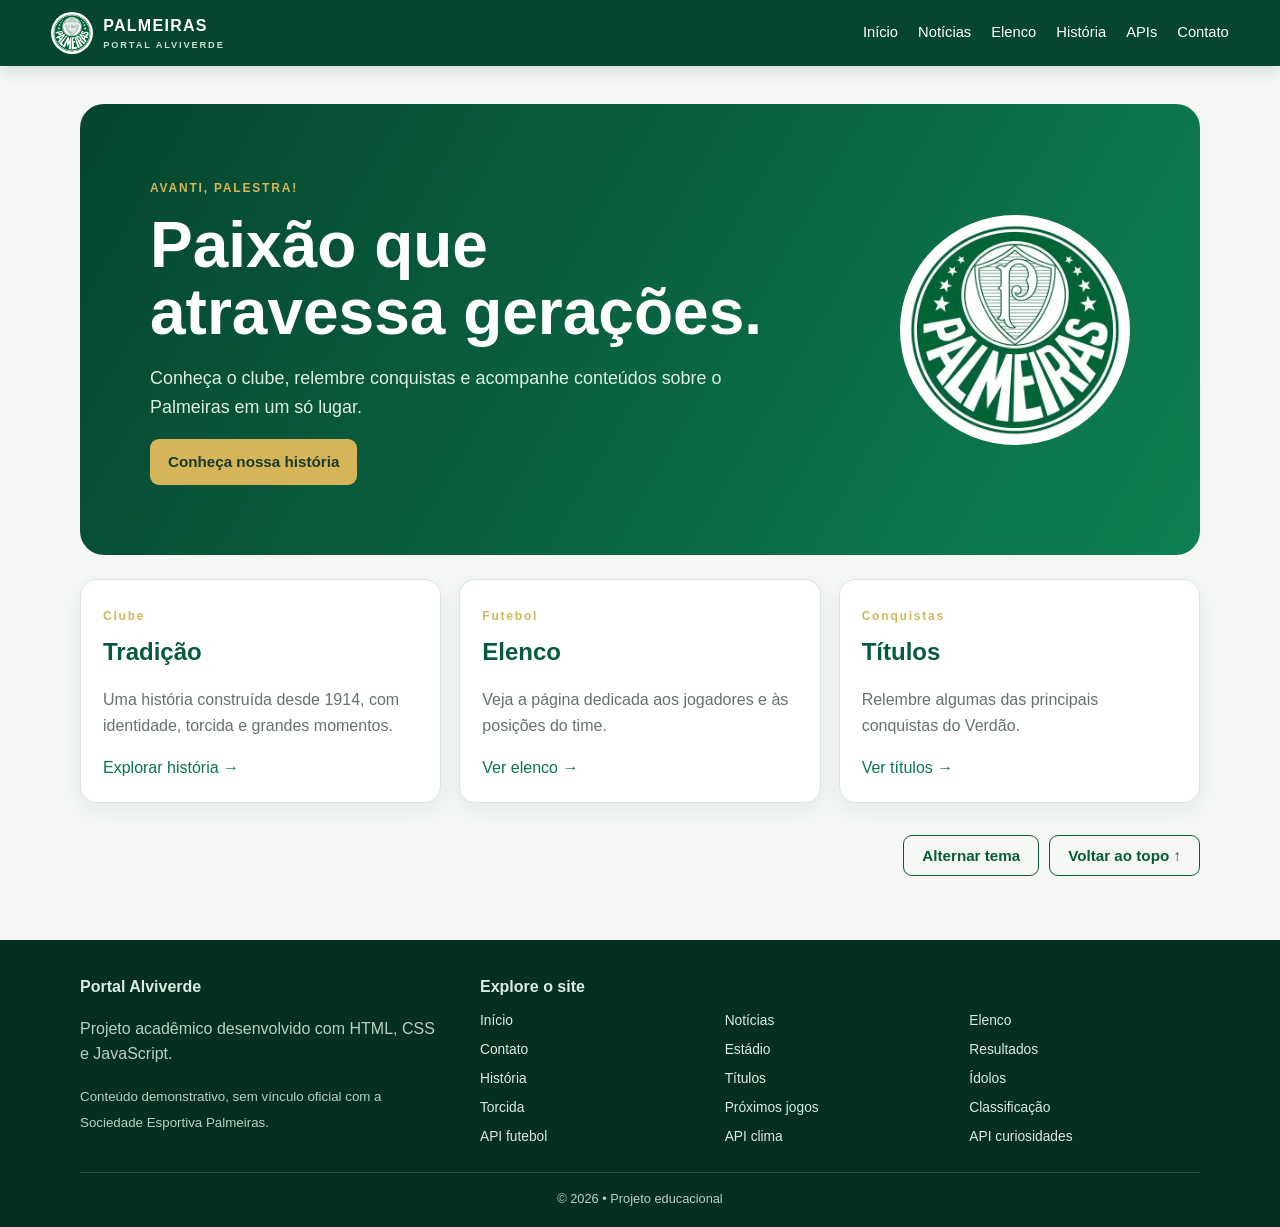
<file: index.html>
<!DOCTYPE html>
<html lang="pt-BR">
<head>
  <meta charset="UTF-8">
  <meta name="viewport" content="width=device-width, initial-scale=1.0">
  <meta name="description" content="Um espaço feito para reunir a história, as notícias, o elenco e a paixão pela Sociedade Esportiva Palmeiras.">
  <title>Início | Palmeiras</title>
  <link rel="icon" href="imagens/escudo-palmeiras.webp" type="image/webp">
  <link rel="stylesheet" href="css/style.css">
  
</head>
<body style="--page-accent:#0b7046">
  <header class="site-header">
    <a class="brand" href="index.html"><img src="imagens/escudo-palmeiras.webp" alt="" width="42" height="42"><span>PALMEIRAS<span class="brand-sub">PORTAL ALVIVERDE</span></span></a>
    <button class="menu-toggle" id="menu-toggle" type="button" aria-expanded="false" aria-label="Abrir menu">☰</button>
    <nav class="main-nav" id="main-nav"><a href="index.html">Início</a><a href="noticias.html">Notícias</a><a href="elenco.html">Elenco</a><a href="historia.html">História</a><a href="api-futebol.html">APIs</a><a href="contato.html">Contato</a></nav>
  </header>
  <main class="container" data-page="home">
    <section class="hero">
  <div><span class="eyebrow">AVANTI, PALESTRA!</span><h1>Paixão que atravessa gerações.</h1>
  <p>Conheça o clube, relembre conquistas e acompanhe conteúdos sobre o Palmeiras em um só lugar.</p>
  <a class="btn" href="historia.html">Conheça nossa história</a></div>
  <img class="hero-crest" src="imagens/escudo-palmeiras.webp" alt="Escudo do Palmeiras">
</section>
<section class="cards three">
  <article class="card"><span class="tag">Clube</span><h2>Tradição</h2><p>Uma história construída desde 1914, com identidade, torcida e grandes momentos.</p><a href="historia.html">Explorar história →</a></article>
  <article class="card"><span class="tag">Futebol</span><h2>Elenco</h2><p>Veja a página dedicada aos jogadores e às posições do time.</p><a href="elenco.html">Ver elenco →</a></article>
  <article class="card"><span class="tag">Conquistas</span><h2>Títulos</h2><p>Relembre algumas das principais conquistas do Verdão.</p><a href="titulos.html">Ver títulos →</a></article>
</section>
    <div class="utility-row"><button class="btn btn-outline" id="theme-toggle" type="button">Alternar tema</button><button class="btn btn-outline" id="top-button" type="button">Voltar ao topo ↑</button></div>
  </main>
  <footer class="site-footer"><div class="footer-inner"><div><strong>Portal Alviverde</strong><p>Projeto acadêmico desenvolvido com HTML, CSS e JavaScript.</p><small>Conteúdo demonstrativo, sem vínculo oficial com a Sociedade Esportiva Palmeiras.</small></div><div class="footer-links"><strong>Explore o site</strong><div class="link-grid"><a href="index.html">Início</a>
<a href="noticias.html">Notícias</a>
<a href="elenco.html">Elenco</a>
<a href="contato.html">Contato</a>
<a href="estadio.html">Estádio</a>
<a href="resultados.html">Resultados</a>
<a href="historia.html">História</a>
<a href="titulos.html">Títulos</a>
<a href="idolos.html">Ídolos</a>
<a href="torcida.html">Torcida</a>
<a href="proximos-jogos.html">Próximos jogos</a>
<a href="classificacao.html">Classificação</a>
<a href="api-futebol.html">API futebol</a>
<a href="api-clima.html">API clima</a>
<a href="api-curiosidades.html">API curiosidades</a></div></div></div><p class="copyright">© 2026 • Projeto educacional</p></footer>
  <script src="js/script.js"></script>
</body>
</html>
</file>
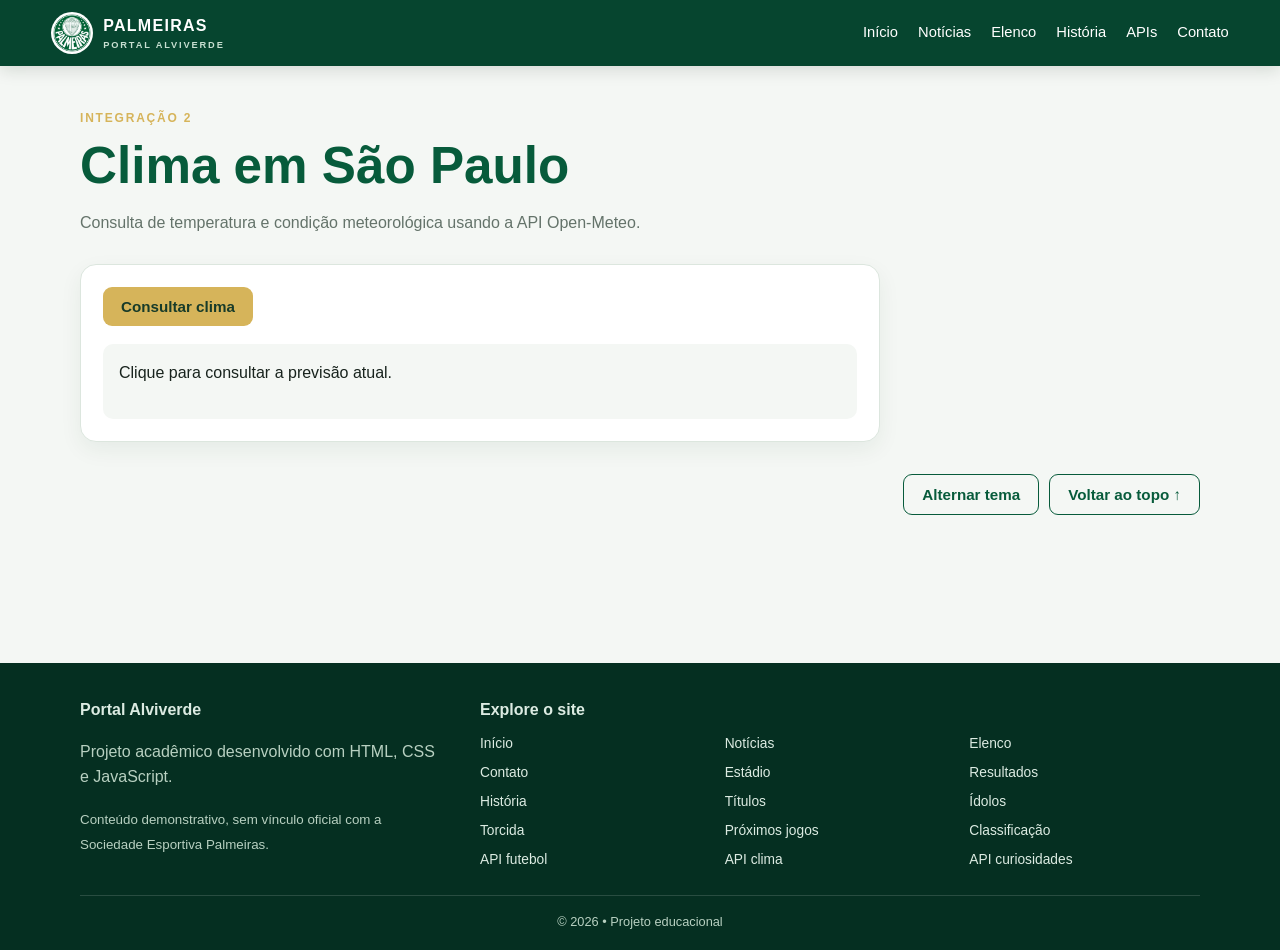
<file: api-clima.html>
<!DOCTYPE html>
<html lang="pt-BR">
<head>
  <meta charset="UTF-8">
  <meta name="viewport" content="width=device-width, initial-scale=1.0">
  <meta name="description" content="Consulta a API Open-Meteo, que não exige chave para este uso básico.">
  <title>API de clima | Palmeiras</title>
  <link rel="icon" href="imagens/escudo-palmeiras.webp" type="image/webp">
  <link rel="stylesheet" href="css/style.css">
  
</head>
<body>
  <header class="site-header">
    <a class="brand" href="index.html"><img src="imagens/escudo-palmeiras.webp" alt="" width="42" height="42"><span>PALMEIRAS<span class="brand-sub">PORTAL ALVIVERDE</span></span></a>
    <button class="menu-toggle" id="menu-toggle" type="button" aria-expanded="false" aria-label="Abrir menu">☰</button>
    <nav class="main-nav" id="main-nav"><a href="index.html">Início</a><a href="noticias.html">Notícias</a><a href="elenco.html">Elenco</a><a href="historia.html">História</a><a href="api-futebol.html">APIs</a><a href="contato.html">Contato</a></nav>
  </header>
  <main class="container" data-page="api">
    <section class="page-intro"><span class="eyebrow">INTEGRAÇÃO 2</span><h1>Clima em São Paulo</h1><p>Consulta de temperatura e condição meteorológica usando a API Open-Meteo.</p></section>
<div class="card api-panel"><button class="btn" id="weather-load" type="button">Consultar clima</button><div id="weather-result" class="api-result" aria-live="polite">Clique para consultar a previsão atual.</div></div>
    <div class="utility-row"><button class="btn btn-outline" id="theme-toggle" type="button">Alternar tema</button><button class="btn btn-outline" id="top-button" type="button">Voltar ao topo ↑</button></div>
  </main>
  <footer class="site-footer"><div class="footer-inner"><div><strong>Portal Alviverde</strong><p>Projeto acadêmico desenvolvido com HTML, CSS e JavaScript.</p><small>Conteúdo demonstrativo, sem vínculo oficial com a Sociedade Esportiva Palmeiras.</small></div><div class="footer-links"><strong>Explore o site</strong><div class="link-grid"><a href="index.html">Início</a>
<a href="noticias.html">Notícias</a>
<a href="elenco.html">Elenco</a>
<a href="contato.html">Contato</a>
<a href="estadio.html">Estádio</a>
<a href="resultados.html">Resultados</a>
<a href="historia.html">História</a>
<a href="titulos.html">Títulos</a>
<a href="idolos.html">Ídolos</a>
<a href="torcida.html">Torcida</a>
<a href="proximos-jogos.html">Próximos jogos</a>
<a href="classificacao.html">Classificação</a>
<a href="api-futebol.html">API futebol</a>
<a href="api-clima.html">API clima</a>
<a href="api-curiosidades.html">API curiosidades</a></div></div></div><p class="copyright">© 2026 • Projeto educacional</p></footer>
  <script src="js/script.js"></script>
</body>
</html>
</file>
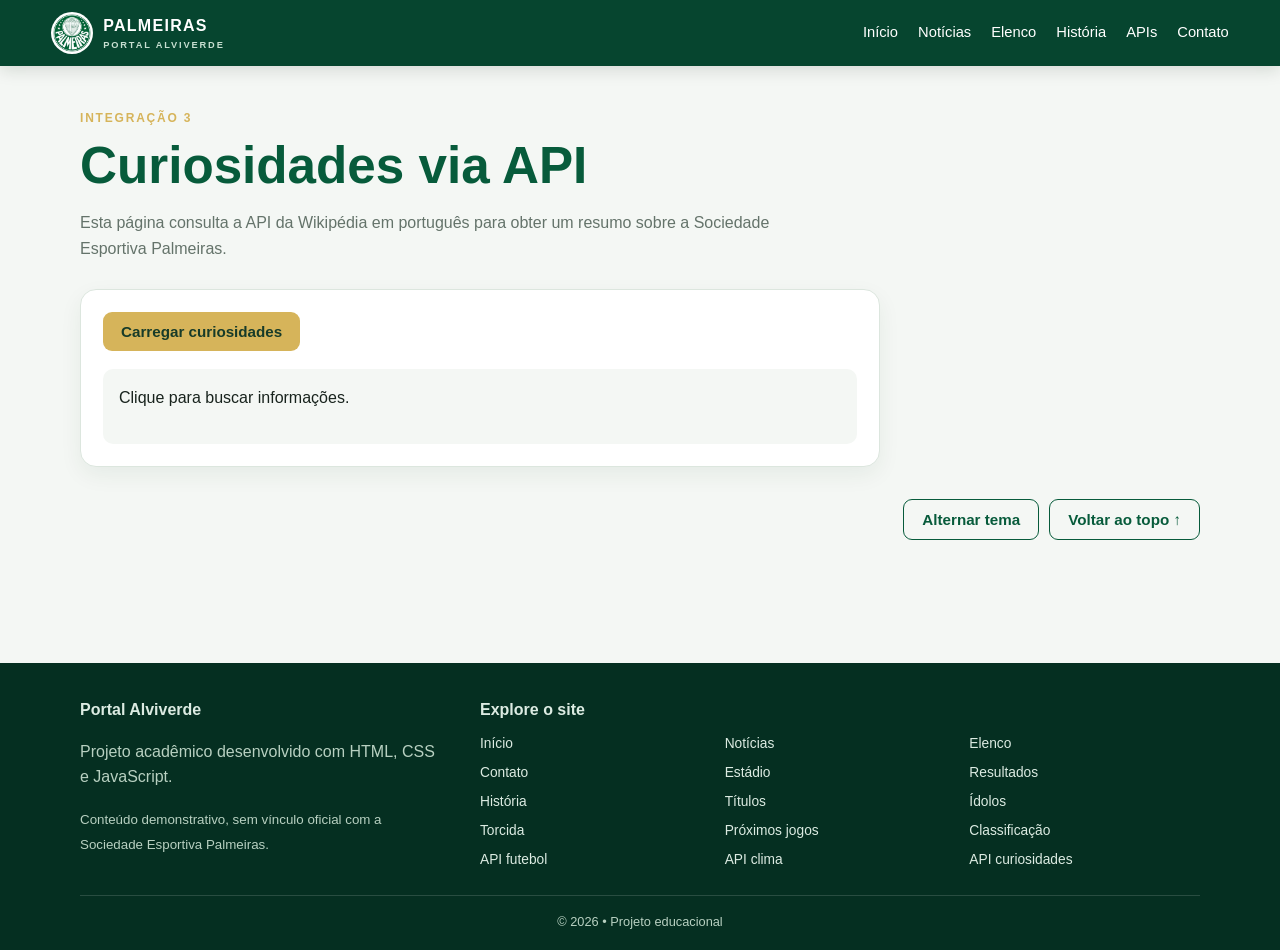
<file: api-curiosidades.html>
<!DOCTYPE html>
<html lang="pt-BR">
<head>
  <meta charset="UTF-8">
  <meta name="viewport" content="width=device-width, initial-scale=1.0">
  <meta name="description" content="Consulta a API pública da Wikipédia para trazer um resumo sobre o clube.">
  <title>API de curiosidades | Palmeiras</title>
  <link rel="icon" href="imagens/escudo-palmeiras.webp" type="image/webp">
  <link rel="stylesheet" href="css/style.css">
  
</head>
<body>
  <header class="site-header">
    <a class="brand" href="index.html"><img src="imagens/escudo-palmeiras.webp" alt="" width="42" height="42"><span>PALMEIRAS<span class="brand-sub">PORTAL ALVIVERDE</span></span></a>
    <button class="menu-toggle" id="menu-toggle" type="button" aria-expanded="false" aria-label="Abrir menu">☰</button>
    <nav class="main-nav" id="main-nav"><a href="index.html">Início</a><a href="noticias.html">Notícias</a><a href="elenco.html">Elenco</a><a href="historia.html">História</a><a href="api-futebol.html">APIs</a><a href="contato.html">Contato</a></nav>
  </header>
  <main class="container" data-page="api">
    <section class="page-intro"><span class="eyebrow">INTEGRAÇÃO 3</span><h1>Curiosidades via API</h1><p>Esta página consulta a API da Wikipédia em português para obter um resumo sobre a Sociedade Esportiva Palmeiras.</p></section>
<div class="card api-panel"><button class="btn" id="wiki-load" type="button">Carregar curiosidades</button><div id="wiki-result" class="api-result" aria-live="polite">Clique para buscar informações.</div></div>
    <div class="utility-row"><button class="btn btn-outline" id="theme-toggle" type="button">Alternar tema</button><button class="btn btn-outline" id="top-button" type="button">Voltar ao topo ↑</button></div>
  </main>
  <footer class="site-footer"><div class="footer-inner"><div><strong>Portal Alviverde</strong><p>Projeto acadêmico desenvolvido com HTML, CSS e JavaScript.</p><small>Conteúdo demonstrativo, sem vínculo oficial com a Sociedade Esportiva Palmeiras.</small></div><div class="footer-links"><strong>Explore o site</strong><div class="link-grid"><a href="index.html">Início</a>
<a href="noticias.html">Notícias</a>
<a href="elenco.html">Elenco</a>
<a href="contato.html">Contato</a>
<a href="estadio.html">Estádio</a>
<a href="resultados.html">Resultados</a>
<a href="historia.html">História</a>
<a href="titulos.html">Títulos</a>
<a href="idolos.html">Ídolos</a>
<a href="torcida.html">Torcida</a>
<a href="proximos-jogos.html">Próximos jogos</a>
<a href="classificacao.html">Classificação</a>
<a href="api-futebol.html">API futebol</a>
<a href="api-clima.html">API clima</a>
<a href="api-curiosidades.html">API curiosidades</a></div></div></div><p class="copyright">© 2026 • Projeto educacional</p></footer>
  <script src="js/script.js"></script>
</body>
</html>
</file>
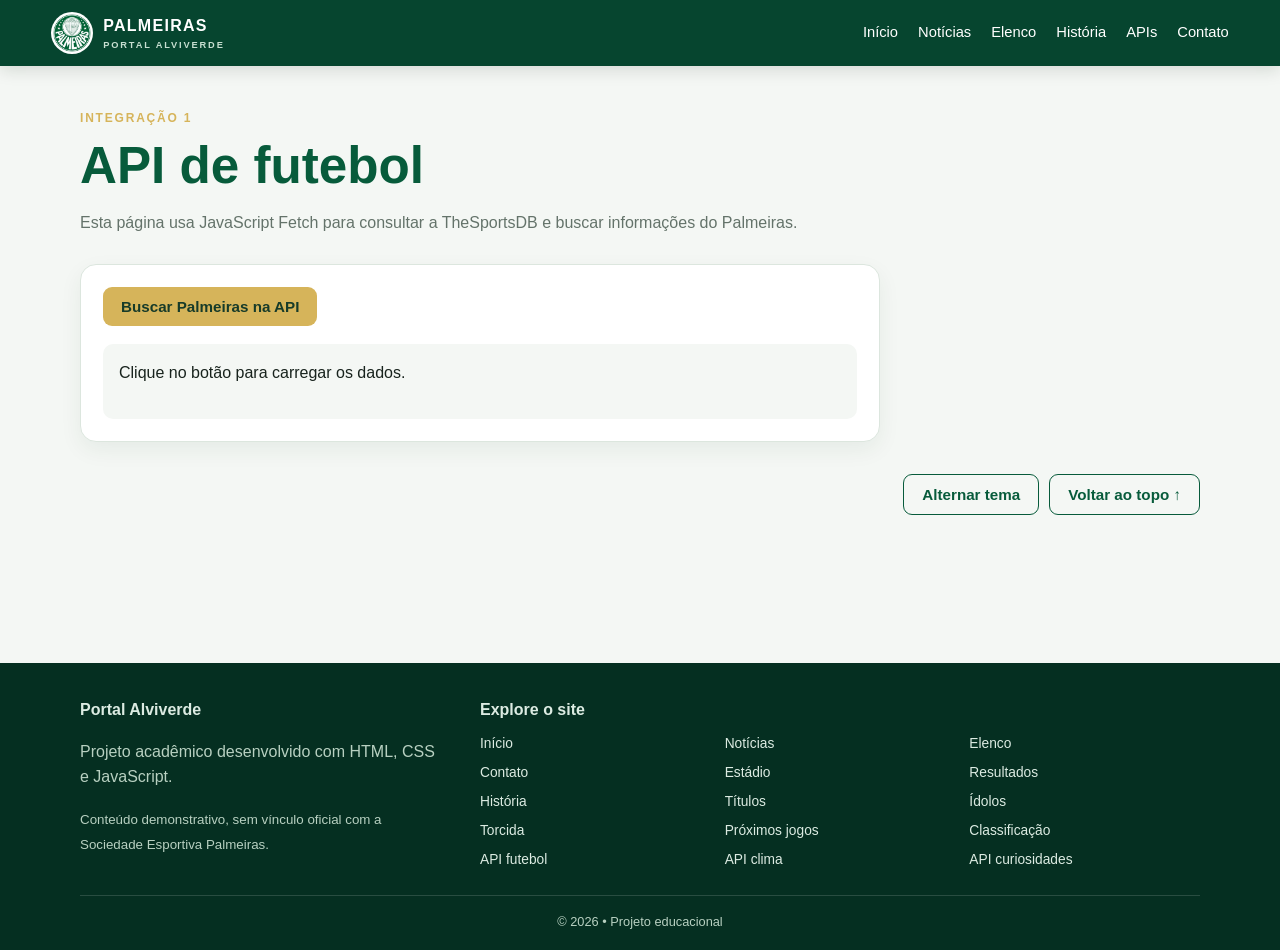
<file: api-futebol.html>
<!DOCTYPE html>
<html lang="pt-BR">
<head>
  <meta charset="UTF-8">
  <meta name="viewport" content="width=device-width, initial-scale=1.0">
  <meta name="description" content="Busca o clube Palmeiras na API pública TheSportsDB. A disponibilidade depende do serviço externo.">
  <title>API de futebol | Palmeiras</title>
  <link rel="icon" href="imagens/escudo-palmeiras.webp" type="image/webp">
  <link rel="stylesheet" href="css/style.css">
  
</head>
<body>
  <header class="site-header">
    <a class="brand" href="index.html"><img src="imagens/escudo-palmeiras.webp" alt="" width="42" height="42"><span>PALMEIRAS<span class="brand-sub">PORTAL ALVIVERDE</span></span></a>
    <button class="menu-toggle" id="menu-toggle" type="button" aria-expanded="false" aria-label="Abrir menu">☰</button>
    <nav class="main-nav" id="main-nav"><a href="index.html">Início</a><a href="noticias.html">Notícias</a><a href="elenco.html">Elenco</a><a href="historia.html">História</a><a href="api-futebol.html">APIs</a><a href="contato.html">Contato</a></nav>
  </header>
  <main class="container" data-page="api">
    <section class="page-intro"><span class="eyebrow">INTEGRAÇÃO 1</span><h1>API de futebol</h1><p>Esta página usa JavaScript Fetch para consultar a TheSportsDB e buscar informações do Palmeiras.</p></section>
<div class="card api-panel"><button class="btn" id="football-load" type="button">Buscar Palmeiras na API</button><div id="football-result" class="api-result" aria-live="polite">Clique no botão para carregar os dados.</div></div>
    <div class="utility-row"><button class="btn btn-outline" id="theme-toggle" type="button">Alternar tema</button><button class="btn btn-outline" id="top-button" type="button">Voltar ao topo ↑</button></div>
  </main>
  <footer class="site-footer"><div class="footer-inner"><div><strong>Portal Alviverde</strong><p>Projeto acadêmico desenvolvido com HTML, CSS e JavaScript.</p><small>Conteúdo demonstrativo, sem vínculo oficial com a Sociedade Esportiva Palmeiras.</small></div><div class="footer-links"><strong>Explore o site</strong><div class="link-grid"><a href="index.html">Início</a>
<a href="noticias.html">Notícias</a>
<a href="elenco.html">Elenco</a>
<a href="contato.html">Contato</a>
<a href="estadio.html">Estádio</a>
<a href="resultados.html">Resultados</a>
<a href="historia.html">História</a>
<a href="titulos.html">Títulos</a>
<a href="idolos.html">Ídolos</a>
<a href="torcida.html">Torcida</a>
<a href="proximos-jogos.html">Próximos jogos</a>
<a href="classificacao.html">Classificação</a>
<a href="api-futebol.html">API futebol</a>
<a href="api-clima.html">API clima</a>
<a href="api-curiosidades.html">API curiosidades</a></div></div></div><p class="copyright">© 2026 • Projeto educacional</p></footer>
  <script src="js/script.js"></script>
</body>
</html>
</file>
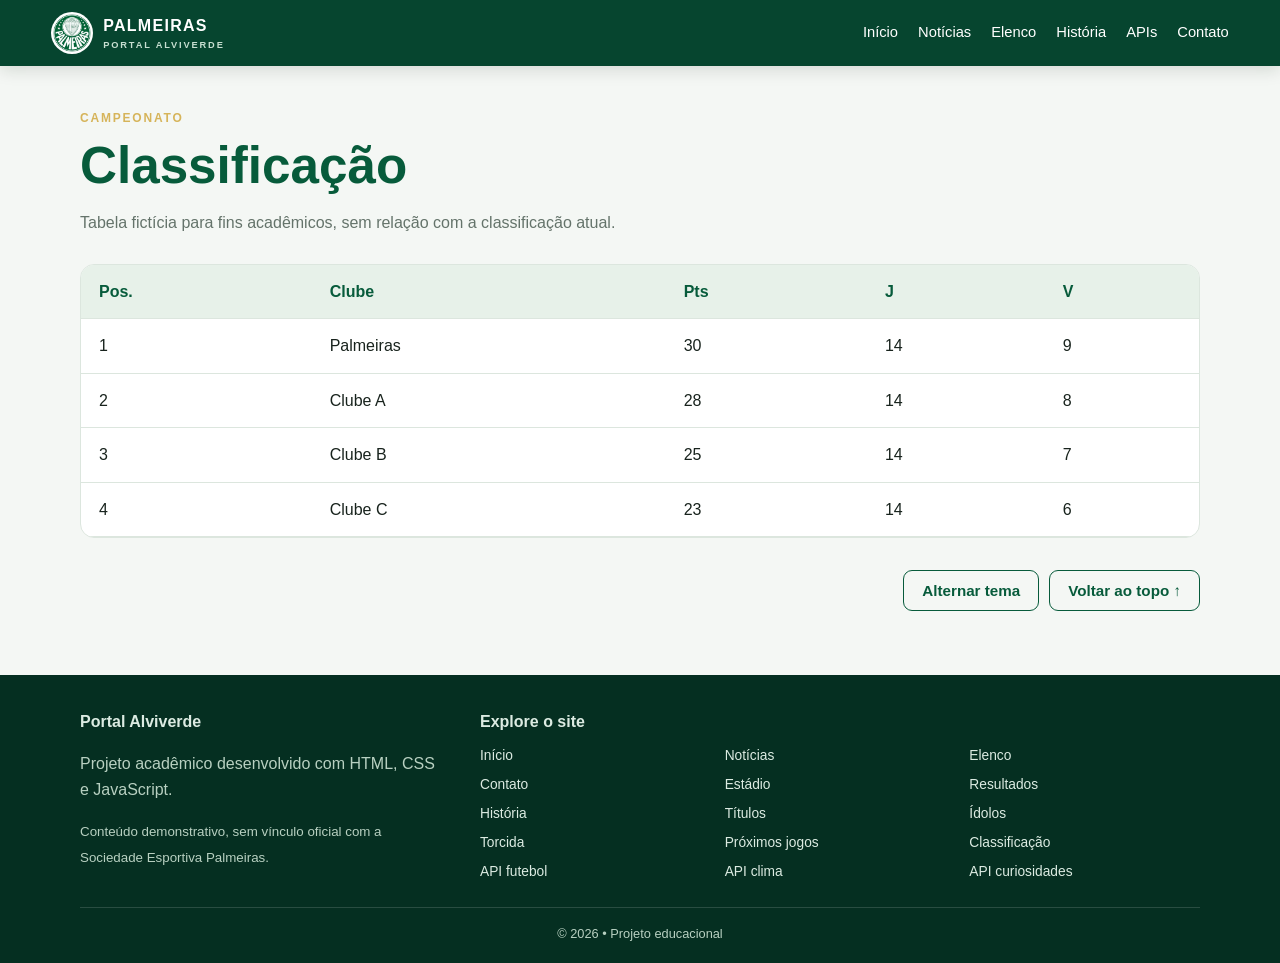
<file: classificacao.html>
<!DOCTYPE html>
<html lang="pt-BR">
<head>
  <meta charset="UTF-8">
  <meta name="viewport" content="width=device-width, initial-scale=1.0">
  <meta name="description" content="Exemplo de tabela para demonstrar organização de dados em HTML.">
  <title>Classificação | Palmeiras</title>
  <link rel="icon" href="imagens/escudo-palmeiras.webp" type="image/webp">
  <link rel="stylesheet" href="css/style.css">
  
</head>
<body>
  <header class="site-header">
    <a class="brand" href="index.html"><img src="imagens/escudo-palmeiras.webp" alt="" width="42" height="42"><span>PALMEIRAS<span class="brand-sub">PORTAL ALVIVERDE</span></span></a>
    <button class="menu-toggle" id="menu-toggle" type="button" aria-expanded="false" aria-label="Abrir menu">☰</button>
    <nav class="main-nav" id="main-nav"><a href="index.html">Início</a><a href="noticias.html">Notícias</a><a href="elenco.html">Elenco</a><a href="historia.html">História</a><a href="api-futebol.html">APIs</a><a href="contato.html">Contato</a></nav>
  </header>
  <main class="container" data-page="table">
    <section class="page-intro"><span class="eyebrow">CAMPEONATO</span><h1>Classificação</h1><p>Tabela fictícia para fins acadêmicos, sem relação com a classificação atual.</p></section>
<div class="table-wrap"><table><thead><tr><th>Pos.</th><th>Clube</th><th>Pts</th><th>J</th><th>V</th></tr></thead><tbody><tr><td>1</td><td>Palmeiras</td><td>30</td><td>14</td><td>9</td></tr><tr><td>2</td><td>Clube A</td><td>28</td><td>14</td><td>8</td></tr><tr><td>3</td><td>Clube B</td><td>25</td><td>14</td><td>7</td></tr><tr><td>4</td><td>Clube C</td><td>23</td><td>14</td><td>6</td></tr></tbody></table></div>
    <div class="utility-row"><button class="btn btn-outline" id="theme-toggle" type="button">Alternar tema</button><button class="btn btn-outline" id="top-button" type="button">Voltar ao topo ↑</button></div>
  </main>
  <footer class="site-footer"><div class="footer-inner"><div><strong>Portal Alviverde</strong><p>Projeto acadêmico desenvolvido com HTML, CSS e JavaScript.</p><small>Conteúdo demonstrativo, sem vínculo oficial com a Sociedade Esportiva Palmeiras.</small></div><div class="footer-links"><strong>Explore o site</strong><div class="link-grid"><a href="index.html">Início</a>
<a href="noticias.html">Notícias</a>
<a href="elenco.html">Elenco</a>
<a href="contato.html">Contato</a>
<a href="estadio.html">Estádio</a>
<a href="resultados.html">Resultados</a>
<a href="historia.html">História</a>
<a href="titulos.html">Títulos</a>
<a href="idolos.html">Ídolos</a>
<a href="torcida.html">Torcida</a>
<a href="proximos-jogos.html">Próximos jogos</a>
<a href="classificacao.html">Classificação</a>
<a href="api-futebol.html">API futebol</a>
<a href="api-clima.html">API clima</a>
<a href="api-curiosidades.html">API curiosidades</a></div></div></div><p class="copyright">© 2026 • Projeto educacional</p></footer>
  <script src="js/script.js"></script>
</body>
</html>
</file>
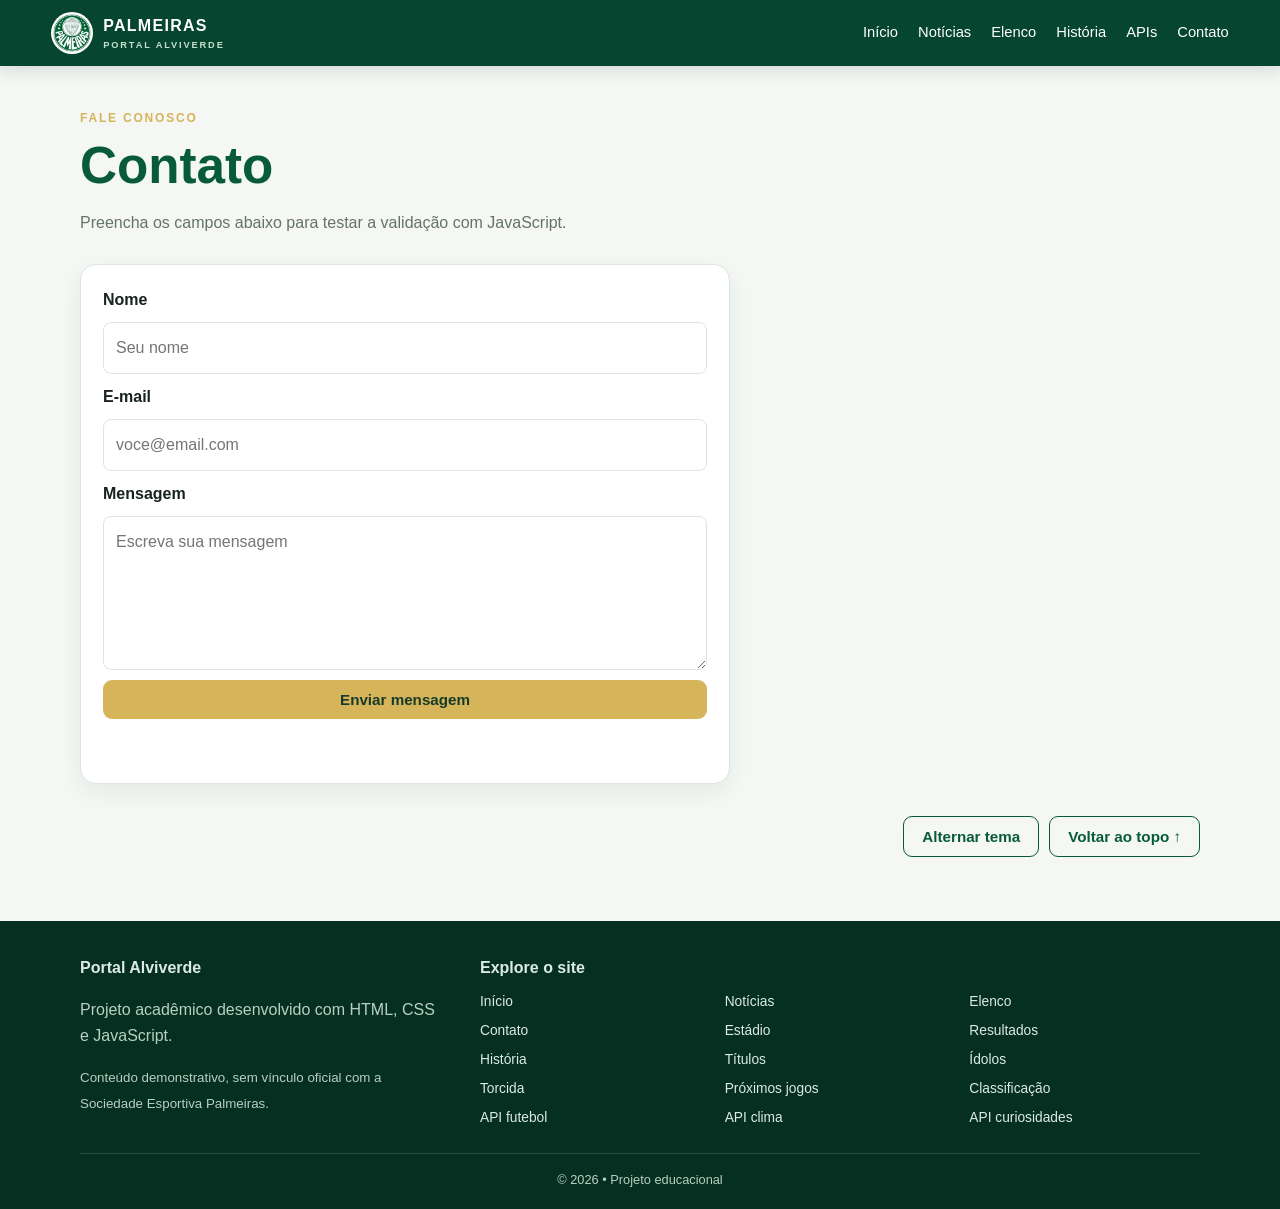
<file: contato.html>
<!DOCTYPE html>
<html lang="pt-BR">
<head>
  <meta charset="UTF-8">
  <meta name="viewport" content="width=device-width, initial-scale=1.0">
  <meta name="description" content="Envie uma mensagem pelo formulário demonstrativo. O envio não é encaminhado para um servidor.">
  <title>Contato | Palmeiras</title>
  <link rel="icon" href="imagens/escudo-palmeiras.webp" type="image/webp">
  <link rel="stylesheet" href="css/style.css">
  
</head>
<body>
  <header class="site-header">
    <a class="brand" href="index.html"><img src="imagens/escudo-palmeiras.webp" alt="" width="42" height="42"><span>PALMEIRAS<span class="brand-sub">PORTAL ALVIVERDE</span></span></a>
    <button class="menu-toggle" id="menu-toggle" type="button" aria-expanded="false" aria-label="Abrir menu">☰</button>
    <nav class="main-nav" id="main-nav"><a href="index.html">Início</a><a href="noticias.html">Notícias</a><a href="elenco.html">Elenco</a><a href="historia.html">História</a><a href="api-futebol.html">APIs</a><a href="contato.html">Contato</a></nav>
  </header>
  <main class="container" data-page="contact">
    <section class="page-intro"><span class="eyebrow">FALE CONOSCO</span><h1>Contato</h1><p>Preencha os campos abaixo para testar a validação com JavaScript.</p></section>
<form id="contact-form" class="form card"><label for="nome">Nome</label><input id="nome" name="nome" required minlength="2" placeholder="Seu nome"><label for="email">E-mail</label><input id="email" name="email" type="email" required placeholder="voce@email.com"><label for="mensagem">Mensagem</label><textarea id="mensagem" name="mensagem" rows="5" required minlength="5" placeholder="Escreva sua mensagem"></textarea><button class="btn" type="submit">Enviar mensagem</button><p id="form-feedback" class="feedback" aria-live="polite"></p></form>
    <div class="utility-row"><button class="btn btn-outline" id="theme-toggle" type="button">Alternar tema</button><button class="btn btn-outline" id="top-button" type="button">Voltar ao topo ↑</button></div>
  </main>
  <footer class="site-footer"><div class="footer-inner"><div><strong>Portal Alviverde</strong><p>Projeto acadêmico desenvolvido com HTML, CSS e JavaScript.</p><small>Conteúdo demonstrativo, sem vínculo oficial com a Sociedade Esportiva Palmeiras.</small></div><div class="footer-links"><strong>Explore o site</strong><div class="link-grid"><a href="index.html">Início</a>
<a href="noticias.html">Notícias</a>
<a href="elenco.html">Elenco</a>
<a href="contato.html">Contato</a>
<a href="estadio.html">Estádio</a>
<a href="resultados.html">Resultados</a>
<a href="historia.html">História</a>
<a href="titulos.html">Títulos</a>
<a href="idolos.html">Ídolos</a>
<a href="torcida.html">Torcida</a>
<a href="proximos-jogos.html">Próximos jogos</a>
<a href="classificacao.html">Classificação</a>
<a href="api-futebol.html">API futebol</a>
<a href="api-clima.html">API clima</a>
<a href="api-curiosidades.html">API curiosidades</a></div></div></div><p class="copyright">© 2026 • Projeto educacional</p></footer>
  <script src="js/script.js"></script>
</body>
</html>
</file>
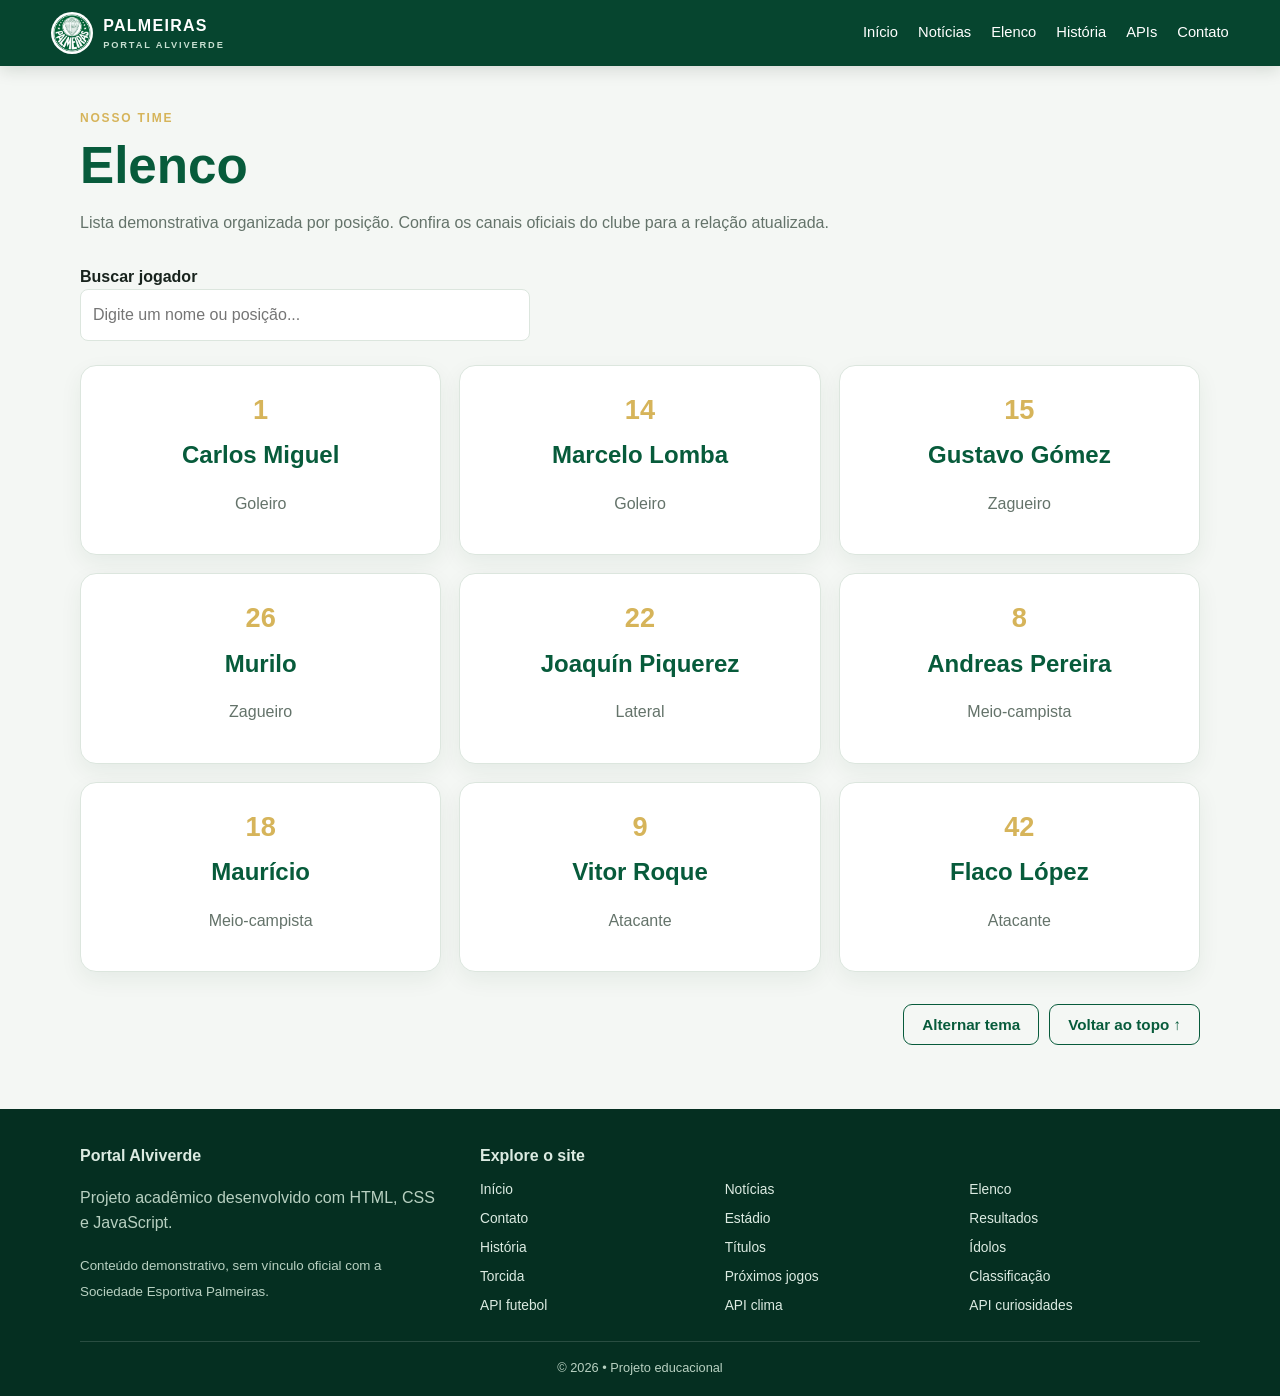
<file: elenco.html>
<!DOCTYPE html>
<html lang="pt-BR">
<head>
  <meta charset="UTF-8">
  <meta name="viewport" content="width=device-width, initial-scale=1.0">
  <meta name="description" content="Uma organização ilustrativa de jogadores por posição. A composição pode mudar durante a temporada.">
  <title>Elenco | Palmeiras</title>
  <link rel="icon" href="imagens/escudo-palmeiras.webp" type="image/webp">
  <link rel="stylesheet" href="css/style.css">
  
</head>
<body>
  <header class="site-header">
    <a class="brand" href="index.html"><img src="imagens/escudo-palmeiras.webp" alt="" width="42" height="42"><span>PALMEIRAS<span class="brand-sub">PORTAL ALVIVERDE</span></span></a>
    <button class="menu-toggle" id="menu-toggle" type="button" aria-expanded="false" aria-label="Abrir menu">☰</button>
    <nav class="main-nav" id="main-nav"><a href="index.html">Início</a><a href="noticias.html">Notícias</a><a href="elenco.html">Elenco</a><a href="historia.html">História</a><a href="api-futebol.html">APIs</a><a href="contato.html">Contato</a></nav>
  </header>
  <main class="container" data-page="team">
    <section class="page-intro"><span class="eyebrow">NOSSO TIME</span><h1>Elenco</h1><p>Lista demonstrativa organizada por posição. Confira os canais oficiais do clube para a relação atualizada.</p></section>
<div class="toolbar"><label for="filtro-jogador">Buscar jogador</label><input id="filtro-jogador" type="search" placeholder="Digite um nome ou posição..."></div>
<div class="cards three roster">
<article class="card player"><span class="number">1</span><h2>Carlos Miguel</h2><p>Goleiro</p></article><article class="card player"><span class="number">14</span><h2>Marcelo Lomba</h2><p>Goleiro</p></article>
<article class="card player"><span class="number">15</span><h2>Gustavo Gómez</h2><p>Zagueiro</p></article><article class="card player"><span class="number">26</span><h2>Murilo</h2><p>Zagueiro</p></article>
<article class="card player"><span class="number">22</span><h2>Joaquín Piquerez</h2><p>Lateral</p></article><article class="card player"><span class="number">8</span><h2>Andreas Pereira</h2><p>Meio-campista</p></article>
<article class="card player"><span class="number">18</span><h2>Maurício</h2><p>Meio-campista</p></article><article class="card player"><span class="number">9</span><h2>Vitor Roque</h2><p>Atacante</p></article>
<article class="card player"><span class="number">42</span><h2>Flaco López</h2><p>Atacante</p></article>
</div>
    <div class="utility-row"><button class="btn btn-outline" id="theme-toggle" type="button">Alternar tema</button><button class="btn btn-outline" id="top-button" type="button">Voltar ao topo ↑</button></div>
  </main>
  <footer class="site-footer"><div class="footer-inner"><div><strong>Portal Alviverde</strong><p>Projeto acadêmico desenvolvido com HTML, CSS e JavaScript.</p><small>Conteúdo demonstrativo, sem vínculo oficial com a Sociedade Esportiva Palmeiras.</small></div><div class="footer-links"><strong>Explore o site</strong><div class="link-grid"><a href="index.html">Início</a>
<a href="noticias.html">Notícias</a>
<a href="elenco.html">Elenco</a>
<a href="contato.html">Contato</a>
<a href="estadio.html">Estádio</a>
<a href="resultados.html">Resultados</a>
<a href="historia.html">História</a>
<a href="titulos.html">Títulos</a>
<a href="idolos.html">Ídolos</a>
<a href="torcida.html">Torcida</a>
<a href="proximos-jogos.html">Próximos jogos</a>
<a href="classificacao.html">Classificação</a>
<a href="api-futebol.html">API futebol</a>
<a href="api-clima.html">API clima</a>
<a href="api-curiosidades.html">API curiosidades</a></div></div></div><p class="copyright">© 2026 • Projeto educacional</p></footer>
  <script src="js/script.js"></script>
</body>
</html>
</file>
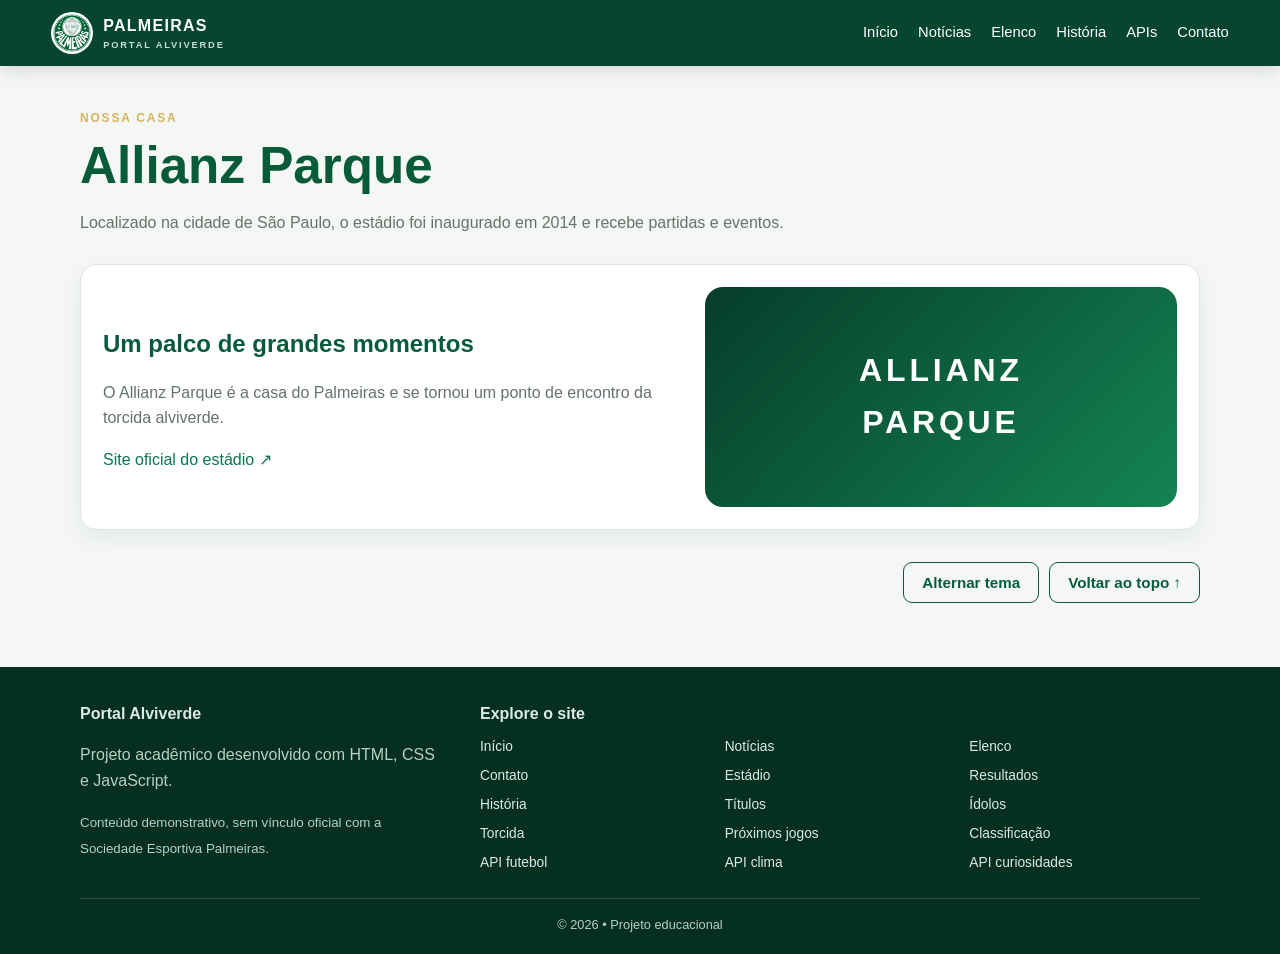
<file: estadio.html>
<!DOCTYPE html>
<html lang="pt-BR">
<head>
  <meta charset="UTF-8">
  <meta name="viewport" content="width=device-width, initial-scale=1.0">
  <meta name="description" content="Conheça um dos principais palcos do futebol brasileiro e a casa do Palmeiras.">
  <title>Estádio | Palmeiras</title>
  <link rel="icon" href="imagens/escudo-palmeiras.webp" type="image/webp">
  <link rel="stylesheet" href="css/style.css">
  <style>.stadium-art{min-height:220px;background:linear-gradient(135deg,#063d2a,#148454);border-radius:18px;display:grid;place-items:center;color:#fff;font-size:2rem;font-weight:900;text-align:center;letter-spacing:.12em}</style>
</head>
<body>
  <header class="site-header">
    <a class="brand" href="index.html"><img src="imagens/escudo-palmeiras.webp" alt="" width="42" height="42"><span>PALMEIRAS<span class="brand-sub">PORTAL ALVIVERDE</span></span></a>
    <button class="menu-toggle" id="menu-toggle" type="button" aria-expanded="false" aria-label="Abrir menu">☰</button>
    <nav class="main-nav" id="main-nav"><a href="index.html">Início</a><a href="noticias.html">Notícias</a><a href="elenco.html">Elenco</a><a href="historia.html">História</a><a href="api-futebol.html">APIs</a><a href="contato.html">Contato</a></nav>
  </header>
  <main class="container" data-page="stadium">
    <section class="page-intro"><span class="eyebrow">NOSSA CASA</span><h1>Allianz Parque</h1><p>Localizado na cidade de São Paulo, o estádio foi inaugurado em 2014 e recebe partidas e eventos.</p></section>
<div class="feature card"><div><h2>Um palco de grandes momentos</h2><p>O Allianz Parque é a casa do Palmeiras e se tornou um ponto de encontro da torcida alviverde.</p><a href="https://www.allianzparque.com.br/" target="_blank" rel="noopener">Site oficial do estádio ↗</a></div><div class="stadium-art" role="img" aria-label="Ilustração de um estádio de futebol"><span>ALLIANZ<br>PARQUE</span></div></div>
    <div class="utility-row"><button class="btn btn-outline" id="theme-toggle" type="button">Alternar tema</button><button class="btn btn-outline" id="top-button" type="button">Voltar ao topo ↑</button></div>
  </main>
  <footer class="site-footer"><div class="footer-inner"><div><strong>Portal Alviverde</strong><p>Projeto acadêmico desenvolvido com HTML, CSS e JavaScript.</p><small>Conteúdo demonstrativo, sem vínculo oficial com a Sociedade Esportiva Palmeiras.</small></div><div class="footer-links"><strong>Explore o site</strong><div class="link-grid"><a href="index.html">Início</a>
<a href="noticias.html">Notícias</a>
<a href="elenco.html">Elenco</a>
<a href="contato.html">Contato</a>
<a href="estadio.html">Estádio</a>
<a href="resultados.html">Resultados</a>
<a href="historia.html">História</a>
<a href="titulos.html">Títulos</a>
<a href="idolos.html">Ídolos</a>
<a href="torcida.html">Torcida</a>
<a href="proximos-jogos.html">Próximos jogos</a>
<a href="classificacao.html">Classificação</a>
<a href="api-futebol.html">API futebol</a>
<a href="api-clima.html">API clima</a>
<a href="api-curiosidades.html">API curiosidades</a></div></div></div><p class="copyright">© 2026 • Projeto educacional</p></footer>
  <script src="js/script.js"></script>
</body>
</html>
</file>
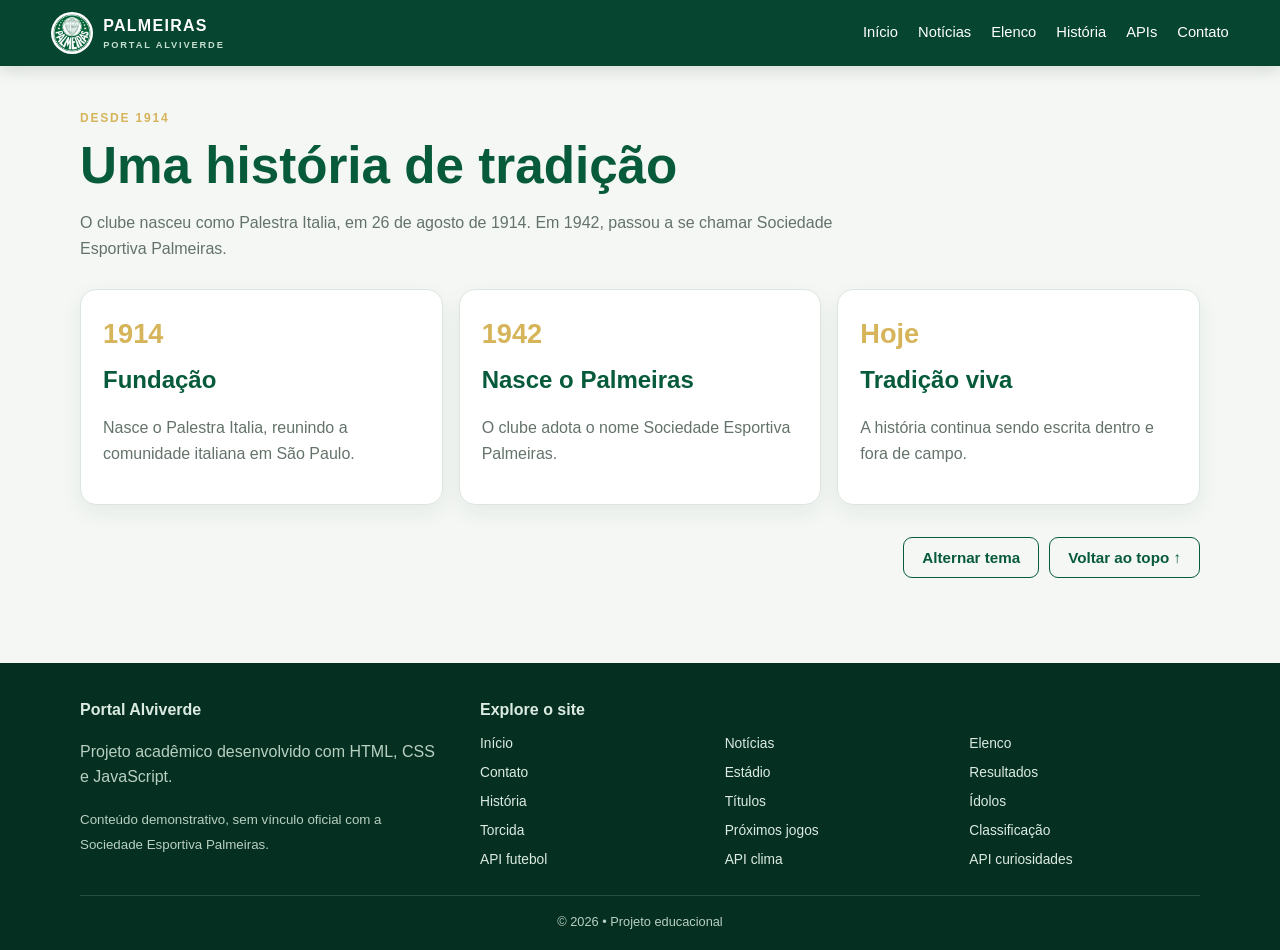
<file: historia.html>
<!DOCTYPE html>
<html lang="pt-BR">
<head>
  <meta charset="UTF-8">
  <meta name="viewport" content="width=device-width, initial-scale=1.0">
  <meta name="description" content="Da fundação à consolidação como um dos clubes mais tradicionais do país.">
  <title>História | Palmeiras</title>
  <link rel="icon" href="imagens/escudo-palmeiras.webp" type="image/webp">
  <link rel="stylesheet" href="css/style.css">
  
</head>
<body>
  <header class="site-header">
    <a class="brand" href="index.html"><img src="imagens/escudo-palmeiras.webp" alt="" width="42" height="42"><span>PALMEIRAS<span class="brand-sub">PORTAL ALVIVERDE</span></span></a>
    <button class="menu-toggle" id="menu-toggle" type="button" aria-expanded="false" aria-label="Abrir menu">☰</button>
    <nav class="main-nav" id="main-nav"><a href="index.html">Início</a><a href="noticias.html">Notícias</a><a href="elenco.html">Elenco</a><a href="historia.html">História</a><a href="api-futebol.html">APIs</a><a href="contato.html">Contato</a></nav>
  </header>
  <main class="container" data-page="history">
    <section class="page-intro"><span class="eyebrow">DESDE 1914</span><h1>Uma história de tradição</h1><p>O clube nasceu como Palestra Italia, em 26 de agosto de 1914. Em 1942, passou a se chamar Sociedade Esportiva Palmeiras.</p></section>
<div class="timeline"><article class="card"><b>1914</b><h2>Fundação</h2><p>Nasce o Palestra Italia, reunindo a comunidade italiana em São Paulo.</p></article><article class="card"><b>1942</b><h2>Nasce o Palmeiras</h2><p>O clube adota o nome Sociedade Esportiva Palmeiras.</p></article><article class="card"><b>Hoje</b><h2>Tradição viva</h2><p>A história continua sendo escrita dentro e fora de campo.</p></article></div>
    <div class="utility-row"><button class="btn btn-outline" id="theme-toggle" type="button">Alternar tema</button><button class="btn btn-outline" id="top-button" type="button">Voltar ao topo ↑</button></div>
  </main>
  <footer class="site-footer"><div class="footer-inner"><div><strong>Portal Alviverde</strong><p>Projeto acadêmico desenvolvido com HTML, CSS e JavaScript.</p><small>Conteúdo demonstrativo, sem vínculo oficial com a Sociedade Esportiva Palmeiras.</small></div><div class="footer-links"><strong>Explore o site</strong><div class="link-grid"><a href="index.html">Início</a>
<a href="noticias.html">Notícias</a>
<a href="elenco.html">Elenco</a>
<a href="contato.html">Contato</a>
<a href="estadio.html">Estádio</a>
<a href="resultados.html">Resultados</a>
<a href="historia.html">História</a>
<a href="titulos.html">Títulos</a>
<a href="idolos.html">Ídolos</a>
<a href="torcida.html">Torcida</a>
<a href="proximos-jogos.html">Próximos jogos</a>
<a href="classificacao.html">Classificação</a>
<a href="api-futebol.html">API futebol</a>
<a href="api-clima.html">API clima</a>
<a href="api-curiosidades.html">API curiosidades</a></div></div></div><p class="copyright">© 2026 • Projeto educacional</p></footer>
  <script src="js/script.js"></script>
</body>
</html>
</file>
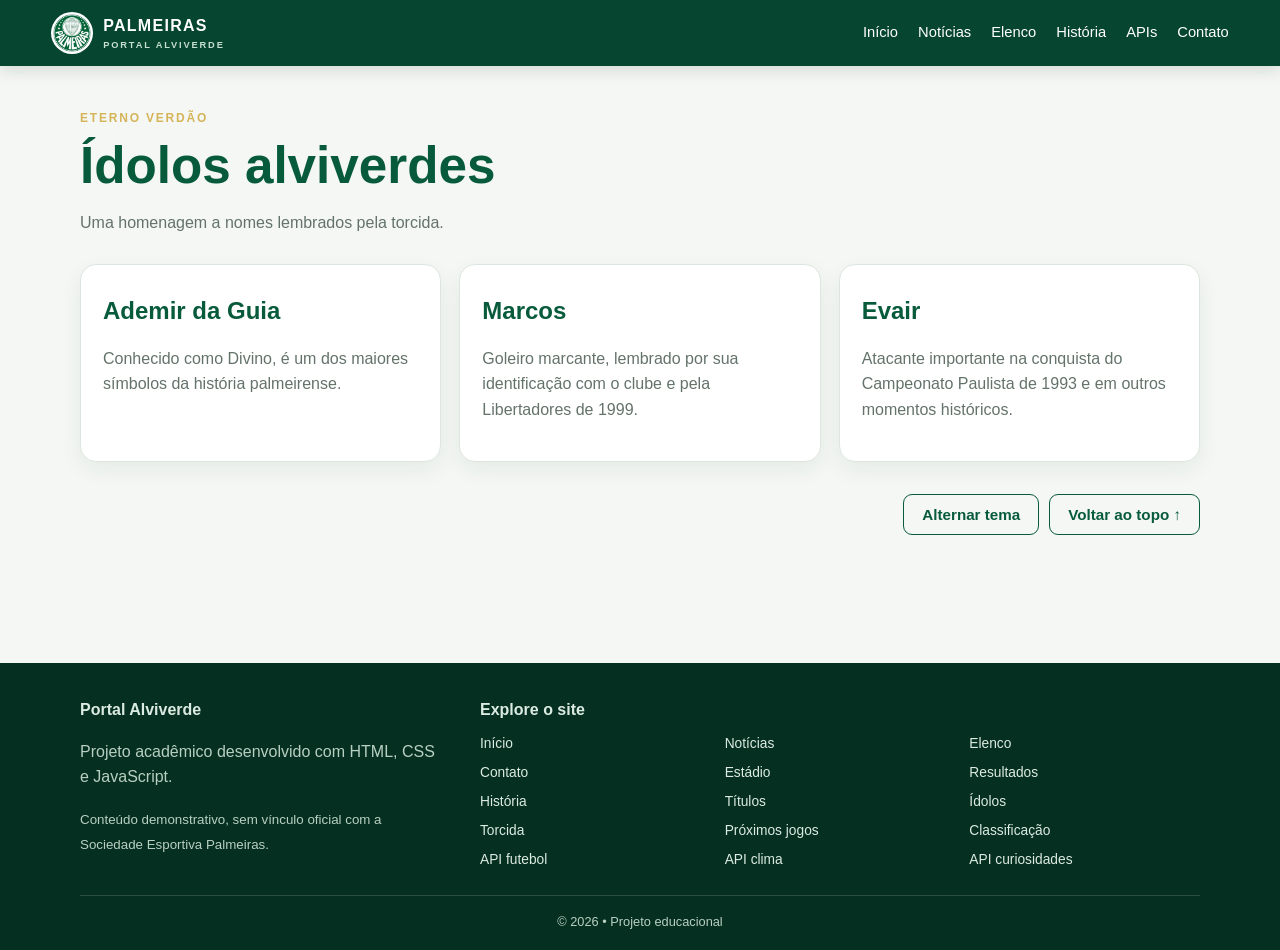
<file: idolos.html>
<!DOCTYPE html>
<html lang="pt-BR">
<head>
  <meta charset="UTF-8">
  <meta name="viewport" content="width=device-width, initial-scale=1.0">
  <meta name="description" content="Jogadores que marcaram época e ajudaram a construir a identidade do clube.">
  <title>Ídolos | Palmeiras</title>
  <link rel="icon" href="imagens/escudo-palmeiras.webp" type="image/webp">
  <link rel="stylesheet" href="css/style.css">
  
</head>
<body>
  <header class="site-header">
    <a class="brand" href="index.html"><img src="imagens/escudo-palmeiras.webp" alt="" width="42" height="42"><span>PALMEIRAS<span class="brand-sub">PORTAL ALVIVERDE</span></span></a>
    <button class="menu-toggle" id="menu-toggle" type="button" aria-expanded="false" aria-label="Abrir menu">☰</button>
    <nav class="main-nav" id="main-nav"><a href="index.html">Início</a><a href="noticias.html">Notícias</a><a href="elenco.html">Elenco</a><a href="historia.html">História</a><a href="api-futebol.html">APIs</a><a href="contato.html">Contato</a></nav>
  </header>
  <main class="container" data-page="legends">
    <section class="page-intro"><span class="eyebrow">ETERNO VERDÃO</span><h1>Ídolos alviverdes</h1><p>Uma homenagem a nomes lembrados pela torcida.</p></section>
<div class="cards three"><article class="card"><h2>Ademir da Guia</h2><p>Conhecido como Divino, é um dos maiores símbolos da história palmeirense.</p></article><article class="card"><h2>Marcos</h2><p>Goleiro marcante, lembrado por sua identificação com o clube e pela Libertadores de 1999.</p></article><article class="card"><h2>Evair</h2><p>Atacante importante na conquista do Campeonato Paulista de 1993 e em outros momentos históricos.</p></article></div>
    <div class="utility-row"><button class="btn btn-outline" id="theme-toggle" type="button">Alternar tema</button><button class="btn btn-outline" id="top-button" type="button">Voltar ao topo ↑</button></div>
  </main>
  <footer class="site-footer"><div class="footer-inner"><div><strong>Portal Alviverde</strong><p>Projeto acadêmico desenvolvido com HTML, CSS e JavaScript.</p><small>Conteúdo demonstrativo, sem vínculo oficial com a Sociedade Esportiva Palmeiras.</small></div><div class="footer-links"><strong>Explore o site</strong><div class="link-grid"><a href="index.html">Início</a>
<a href="noticias.html">Notícias</a>
<a href="elenco.html">Elenco</a>
<a href="contato.html">Contato</a>
<a href="estadio.html">Estádio</a>
<a href="resultados.html">Resultados</a>
<a href="historia.html">História</a>
<a href="titulos.html">Títulos</a>
<a href="idolos.html">Ídolos</a>
<a href="torcida.html">Torcida</a>
<a href="proximos-jogos.html">Próximos jogos</a>
<a href="classificacao.html">Classificação</a>
<a href="api-futebol.html">API futebol</a>
<a href="api-clima.html">API clima</a>
<a href="api-curiosidades.html">API curiosidades</a></div></div></div><p class="copyright">© 2026 • Projeto educacional</p></footer>
  <script src="js/script.js"></script>
</body>
</html>
</file>
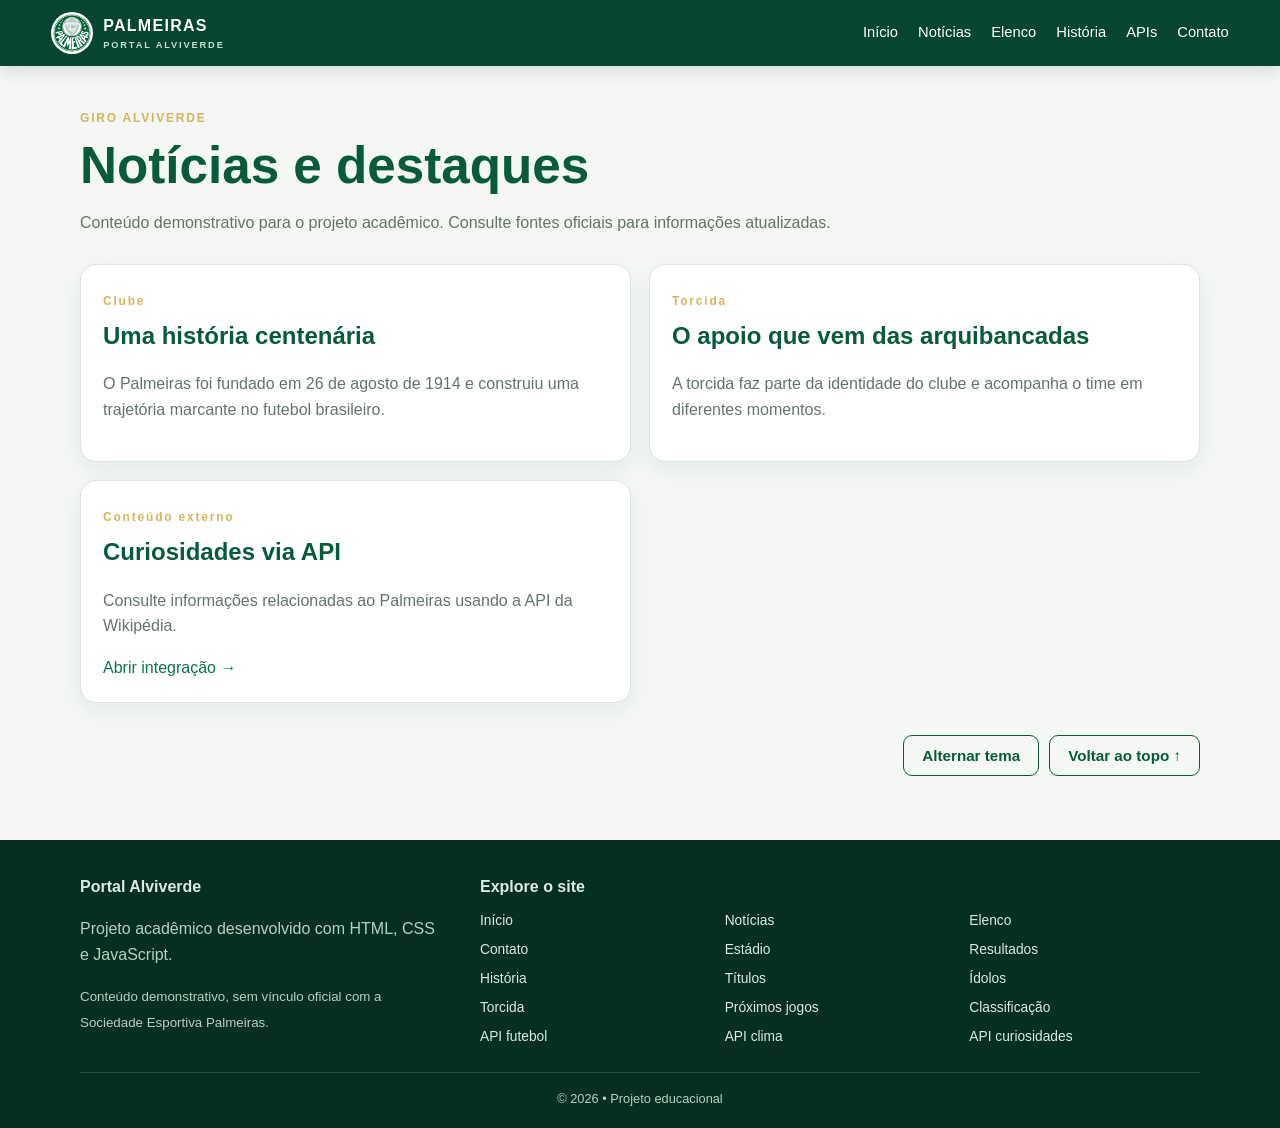
<file: noticias.html>
<!DOCTYPE html>
<html lang="pt-BR">
<head>
  <meta charset="UTF-8">
  <meta name="viewport" content="width=device-width, initial-scale=1.0">
  <meta name="description" content="Um mural de conteúdo esportivo sobre o Palmeiras. Confira também a página de curiosidades alimentada por uma API.">
  <title>Notícias | Palmeiras</title>
  <link rel="icon" href="imagens/escudo-palmeiras.webp" type="image/webp">
  <link rel="stylesheet" href="css/style.css">
  
</head>
<body>
  <header class="site-header">
    <a class="brand" href="index.html"><img src="imagens/escudo-palmeiras.webp" alt="" width="42" height="42"><span>PALMEIRAS<span class="brand-sub">PORTAL ALVIVERDE</span></span></a>
    <button class="menu-toggle" id="menu-toggle" type="button" aria-expanded="false" aria-label="Abrir menu">☰</button>
    <nav class="main-nav" id="main-nav"><a href="index.html">Início</a><a href="noticias.html">Notícias</a><a href="elenco.html">Elenco</a><a href="historia.html">História</a><a href="api-futebol.html">APIs</a><a href="contato.html">Contato</a></nav>
  </header>
  <main class="container" data-page="news">
    <section class="page-intro"><span class="eyebrow">GIRO ALVIVERDE</span><h1>Notícias e destaques</h1><p>Conteúdo demonstrativo para o projeto acadêmico. Consulte fontes oficiais para informações atualizadas.</p></section>
<section class="cards">
<article class="card"><span class="tag">Clube</span><h2>Uma história centenária</h2><p>O Palmeiras foi fundado em 26 de agosto de 1914 e construiu uma trajetória marcante no futebol brasileiro.</p></article>
<article class="card"><span class="tag">Torcida</span><h2>O apoio que vem das arquibancadas</h2><p>A torcida faz parte da identidade do clube e acompanha o time em diferentes momentos.</p></article>
<article class="card"><span class="tag">Conteúdo externo</span><h2>Curiosidades via API</h2><p>Consulte informações relacionadas ao Palmeiras usando a API da Wikipédia.</p><a href="api-curiosidades.html">Abrir integração →</a></article>
</section>
    <div class="utility-row"><button class="btn btn-outline" id="theme-toggle" type="button">Alternar tema</button><button class="btn btn-outline" id="top-button" type="button">Voltar ao topo ↑</button></div>
  </main>
  <footer class="site-footer"><div class="footer-inner"><div><strong>Portal Alviverde</strong><p>Projeto acadêmico desenvolvido com HTML, CSS e JavaScript.</p><small>Conteúdo demonstrativo, sem vínculo oficial com a Sociedade Esportiva Palmeiras.</small></div><div class="footer-links"><strong>Explore o site</strong><div class="link-grid"><a href="index.html">Início</a>
<a href="noticias.html">Notícias</a>
<a href="elenco.html">Elenco</a>
<a href="contato.html">Contato</a>
<a href="estadio.html">Estádio</a>
<a href="resultados.html">Resultados</a>
<a href="historia.html">História</a>
<a href="titulos.html">Títulos</a>
<a href="idolos.html">Ídolos</a>
<a href="torcida.html">Torcida</a>
<a href="proximos-jogos.html">Próximos jogos</a>
<a href="classificacao.html">Classificação</a>
<a href="api-futebol.html">API futebol</a>
<a href="api-clima.html">API clima</a>
<a href="api-curiosidades.html">API curiosidades</a></div></div></div><p class="copyright">© 2026 • Projeto educacional</p></footer>
  <script src="js/script.js"></script>
</body>
</html>
</file>
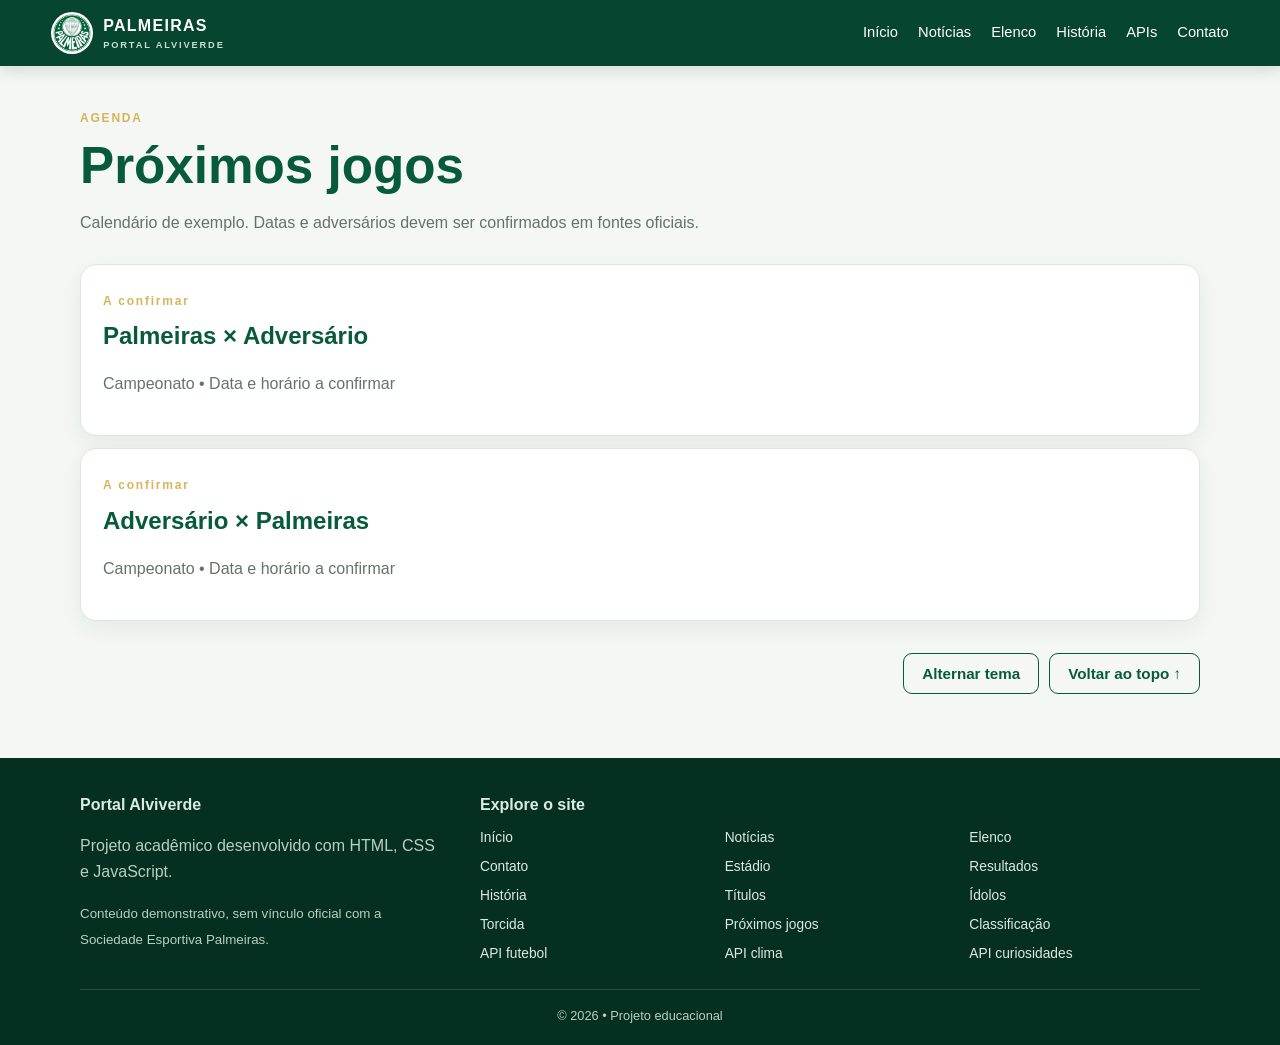
<file: proximos-jogos.html>
<!DOCTYPE html>
<html lang="pt-BR">
<head>
  <meta charset="UTF-8">
  <meta name="viewport" content="width=device-width, initial-scale=1.0">
  <meta name="description" content="Área demonstrativa para organizar os próximos compromissos do time.">
  <title>Próximos jogos | Palmeiras</title>
  <link rel="icon" href="imagens/escudo-palmeiras.webp" type="image/webp">
  <link rel="stylesheet" href="css/style.css">
  
</head>
<body>
  <header class="site-header">
    <a class="brand" href="index.html"><img src="imagens/escudo-palmeiras.webp" alt="" width="42" height="42"><span>PALMEIRAS<span class="brand-sub">PORTAL ALVIVERDE</span></span></a>
    <button class="menu-toggle" id="menu-toggle" type="button" aria-expanded="false" aria-label="Abrir menu">☰</button>
    <nav class="main-nav" id="main-nav"><a href="index.html">Início</a><a href="noticias.html">Notícias</a><a href="elenco.html">Elenco</a><a href="historia.html">História</a><a href="api-futebol.html">APIs</a><a href="contato.html">Contato</a></nav>
  </header>
  <main class="container" data-page="fixtures">
    <section class="page-intro"><span class="eyebrow">AGENDA</span><h1>Próximos jogos</h1><p>Calendário de exemplo. Datas e adversários devem ser confirmados em fontes oficiais.</p></section>
<div class="score-list"><article class="card match"><span class="tag">A confirmar</span><h2>Palmeiras × Adversário</h2><p>Campeonato • Data e horário a confirmar</p></article><article class="card match"><span class="tag">A confirmar</span><h2>Adversário × Palmeiras</h2><p>Campeonato • Data e horário a confirmar</p></article></div>
    <div class="utility-row"><button class="btn btn-outline" id="theme-toggle" type="button">Alternar tema</button><button class="btn btn-outline" id="top-button" type="button">Voltar ao topo ↑</button></div>
  </main>
  <footer class="site-footer"><div class="footer-inner"><div><strong>Portal Alviverde</strong><p>Projeto acadêmico desenvolvido com HTML, CSS e JavaScript.</p><small>Conteúdo demonstrativo, sem vínculo oficial com a Sociedade Esportiva Palmeiras.</small></div><div class="footer-links"><strong>Explore o site</strong><div class="link-grid"><a href="index.html">Início</a>
<a href="noticias.html">Notícias</a>
<a href="elenco.html">Elenco</a>
<a href="contato.html">Contato</a>
<a href="estadio.html">Estádio</a>
<a href="resultados.html">Resultados</a>
<a href="historia.html">História</a>
<a href="titulos.html">Títulos</a>
<a href="idolos.html">Ídolos</a>
<a href="torcida.html">Torcida</a>
<a href="proximos-jogos.html">Próximos jogos</a>
<a href="classificacao.html">Classificação</a>
<a href="api-futebol.html">API futebol</a>
<a href="api-clima.html">API clima</a>
<a href="api-curiosidades.html">API curiosidades</a></div></div></div><p class="copyright">© 2026 • Projeto educacional</p></footer>
  <script src="js/script.js"></script>
</body>
</html>
</file>
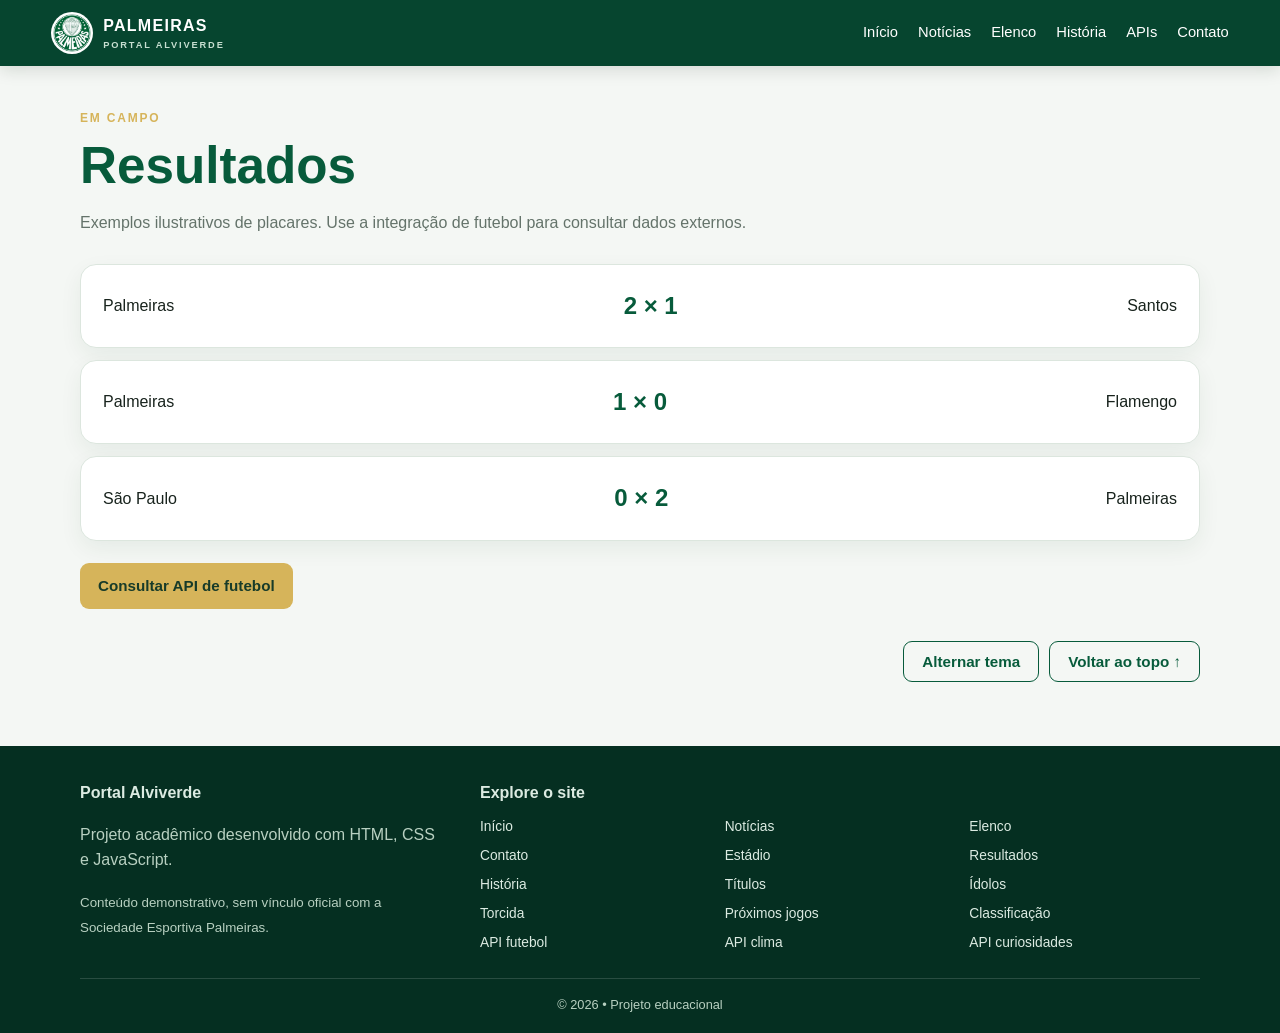
<file: resultados.html>
<!DOCTYPE html>
<html lang="pt-BR">
<head>
  <meta charset="UTF-8">
  <meta name="viewport" content="width=device-width, initial-scale=1.0">
  <meta name="description" content="Placar fictício para demonstração visual. Não representa resultados ao vivo.">
  <title>Resultados | Palmeiras</title>
  <link rel="icon" href="imagens/escudo-palmeiras.webp" type="image/webp">
  <link rel="stylesheet" href="css/style.css">
  
</head>
<body>
  <header class="site-header">
    <a class="brand" href="index.html"><img src="imagens/escudo-palmeiras.webp" alt="" width="42" height="42"><span>PALMEIRAS<span class="brand-sub">PORTAL ALVIVERDE</span></span></a>
    <button class="menu-toggle" id="menu-toggle" type="button" aria-expanded="false" aria-label="Abrir menu">☰</button>
    <nav class="main-nav" id="main-nav"><a href="index.html">Início</a><a href="noticias.html">Notícias</a><a href="elenco.html">Elenco</a><a href="historia.html">História</a><a href="api-futebol.html">APIs</a><a href="contato.html">Contato</a></nav>
  </header>
  <main class="container" data-page="scores">
    <section class="page-intro"><span class="eyebrow">EM CAMPO</span><h1>Resultados</h1><p>Exemplos ilustrativos de placares. Use a integração de futebol para consultar dados externos.</p></section>
<div class="score-list"><article class="score card"><span>Palmeiras</span><strong>2 × 1</strong><span>Santos</span></article><article class="score card"><span>Palmeiras</span><strong>1 × 0</strong><span>Flamengo</span></article><article class="score card"><span>São Paulo</span><strong>0 × 2</strong><span>Palmeiras</span></article></div><a class="btn" href="api-futebol.html">Consultar API de futebol</a>
    <div class="utility-row"><button class="btn btn-outline" id="theme-toggle" type="button">Alternar tema</button><button class="btn btn-outline" id="top-button" type="button">Voltar ao topo ↑</button></div>
  </main>
  <footer class="site-footer"><div class="footer-inner"><div><strong>Portal Alviverde</strong><p>Projeto acadêmico desenvolvido com HTML, CSS e JavaScript.</p><small>Conteúdo demonstrativo, sem vínculo oficial com a Sociedade Esportiva Palmeiras.</small></div><div class="footer-links"><strong>Explore o site</strong><div class="link-grid"><a href="index.html">Início</a>
<a href="noticias.html">Notícias</a>
<a href="elenco.html">Elenco</a>
<a href="contato.html">Contato</a>
<a href="estadio.html">Estádio</a>
<a href="resultados.html">Resultados</a>
<a href="historia.html">História</a>
<a href="titulos.html">Títulos</a>
<a href="idolos.html">Ídolos</a>
<a href="torcida.html">Torcida</a>
<a href="proximos-jogos.html">Próximos jogos</a>
<a href="classificacao.html">Classificação</a>
<a href="api-futebol.html">API futebol</a>
<a href="api-clima.html">API clima</a>
<a href="api-curiosidades.html">API curiosidades</a></div></div></div><p class="copyright">© 2026 • Projeto educacional</p></footer>
  <script src="js/script.js"></script>
</body>
</html>
</file>
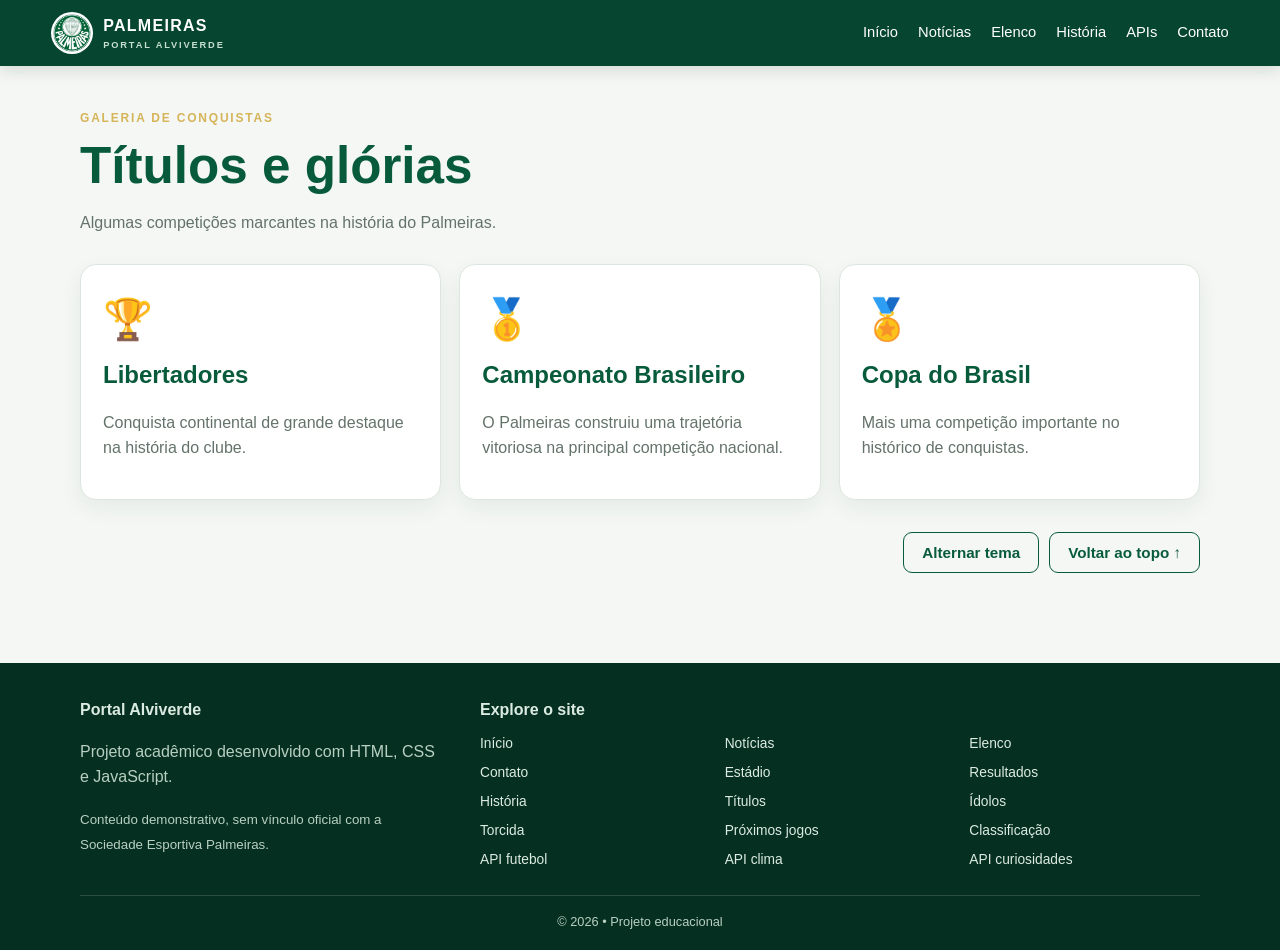
<file: titulos.html>
<!DOCTYPE html>
<html lang="pt-BR">
<head>
  <meta charset="UTF-8">
  <meta name="viewport" content="width=device-width, initial-scale=1.0">
  <meta name="description" content="Uma página para celebrar conquistas importantes da trajetória alviverde.">
  <title>Títulos | Palmeiras</title>
  <link rel="icon" href="imagens/escudo-palmeiras.webp" type="image/webp">
  <link rel="stylesheet" href="css/style.css">
  
</head>
<body>
  <header class="site-header">
    <a class="brand" href="index.html"><img src="imagens/escudo-palmeiras.webp" alt="" width="42" height="42"><span>PALMEIRAS<span class="brand-sub">PORTAL ALVIVERDE</span></span></a>
    <button class="menu-toggle" id="menu-toggle" type="button" aria-expanded="false" aria-label="Abrir menu">☰</button>
    <nav class="main-nav" id="main-nav"><a href="index.html">Início</a><a href="noticias.html">Notícias</a><a href="elenco.html">Elenco</a><a href="historia.html">História</a><a href="api-futebol.html">APIs</a><a href="contato.html">Contato</a></nav>
  </header>
  <main class="container" data-page="titles">
    <section class="page-intro"><span class="eyebrow">GALERIA DE CONQUISTAS</span><h1>Títulos e glórias</h1><p>Algumas competições marcantes na história do Palmeiras.</p></section>
<div class="cards three"><article class="card trophy"><div class="trophy-icon">🏆</div><h2>Libertadores</h2><p>Conquista continental de grande destaque na história do clube.</p></article><article class="card trophy"><div class="trophy-icon">🥇</div><h2>Campeonato Brasileiro</h2><p>O Palmeiras construiu uma trajetória vitoriosa na principal competição nacional.</p></article><article class="card trophy"><div class="trophy-icon">🏅</div><h2>Copa do Brasil</h2><p>Mais uma competição importante no histórico de conquistas.</p></article></div>
    <div class="utility-row"><button class="btn btn-outline" id="theme-toggle" type="button">Alternar tema</button><button class="btn btn-outline" id="top-button" type="button">Voltar ao topo ↑</button></div>
  </main>
  <footer class="site-footer"><div class="footer-inner"><div><strong>Portal Alviverde</strong><p>Projeto acadêmico desenvolvido com HTML, CSS e JavaScript.</p><small>Conteúdo demonstrativo, sem vínculo oficial com a Sociedade Esportiva Palmeiras.</small></div><div class="footer-links"><strong>Explore o site</strong><div class="link-grid"><a href="index.html">Início</a>
<a href="noticias.html">Notícias</a>
<a href="elenco.html">Elenco</a>
<a href="contato.html">Contato</a>
<a href="estadio.html">Estádio</a>
<a href="resultados.html">Resultados</a>
<a href="historia.html">História</a>
<a href="titulos.html">Títulos</a>
<a href="idolos.html">Ídolos</a>
<a href="torcida.html">Torcida</a>
<a href="proximos-jogos.html">Próximos jogos</a>
<a href="classificacao.html">Classificação</a>
<a href="api-futebol.html">API futebol</a>
<a href="api-clima.html">API clima</a>
<a href="api-curiosidades.html">API curiosidades</a></div></div></div><p class="copyright">© 2026 • Projeto educacional</p></footer>
  <script src="js/script.js"></script>
</body>
</html>
</file>
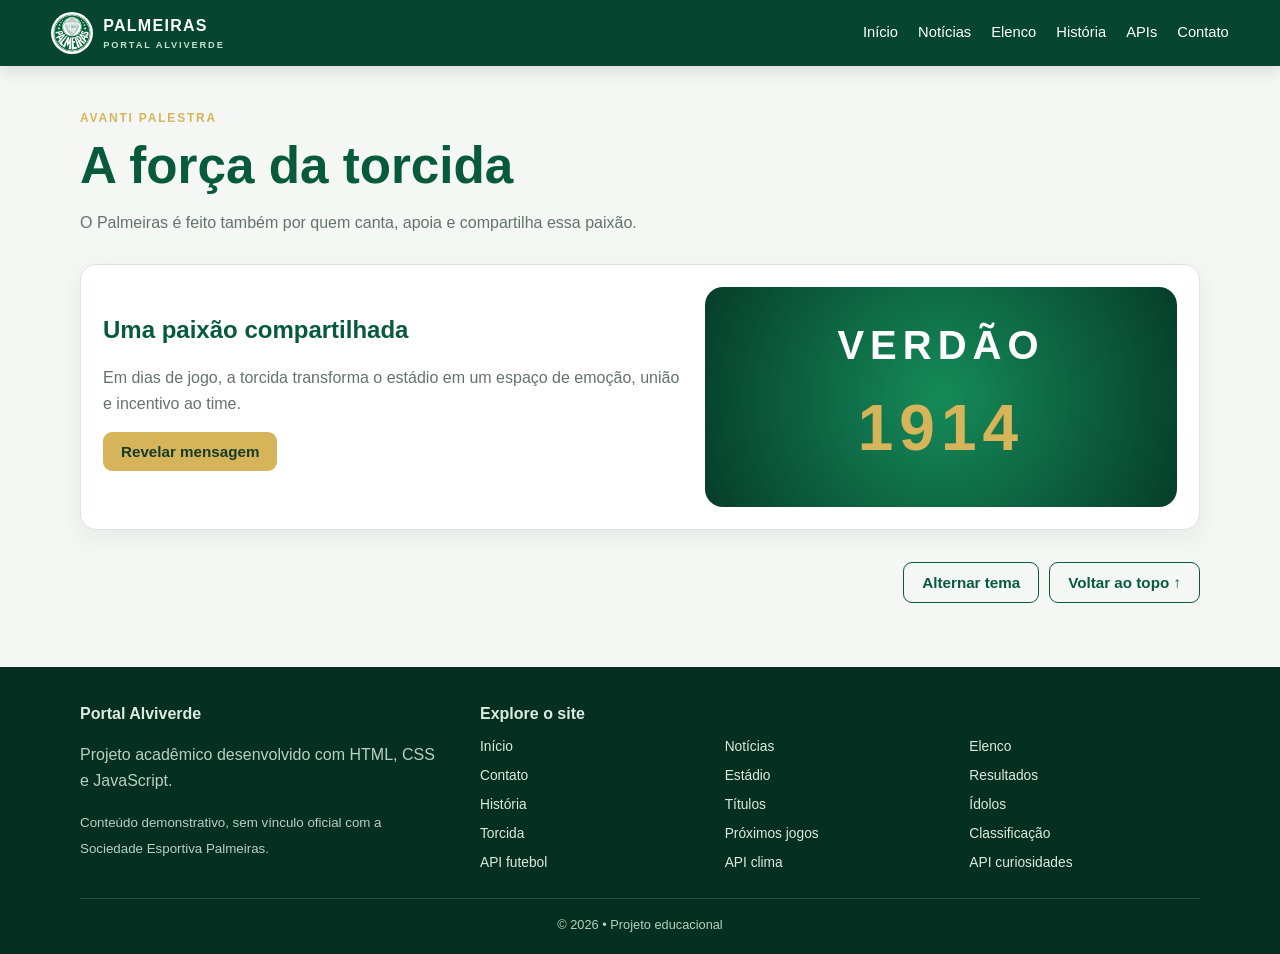
<file: torcida.html>
<!DOCTYPE html>
<html lang="pt-BR">
<head>
  <meta charset="UTF-8">
  <meta name="viewport" content="width=device-width, initial-scale=1.0">
  <meta name="description" content="A paixão alviverde que acompanha o clube nas arquibancadas e fora delas.">
  <title>Torcida | Palmeiras</title>
  <link rel="icon" href="imagens/escudo-palmeiras.webp" type="image/webp">
  <link rel="stylesheet" href="css/style.css">
  
</head>
<body>
  <header class="site-header">
    <a class="brand" href="index.html"><img src="imagens/escudo-palmeiras.webp" alt="" width="42" height="42"><span>PALMEIRAS<span class="brand-sub">PORTAL ALVIVERDE</span></span></a>
    <button class="menu-toggle" id="menu-toggle" type="button" aria-expanded="false" aria-label="Abrir menu">☰</button>
    <nav class="main-nav" id="main-nav"><a href="index.html">Início</a><a href="noticias.html">Notícias</a><a href="elenco.html">Elenco</a><a href="historia.html">História</a><a href="api-futebol.html">APIs</a><a href="contato.html">Contato</a></nav>
  </header>
  <main class="container" data-page="fans">
    <section class="page-intro"><span class="eyebrow">AVANTI PALESTRA</span><h1>A força da torcida</h1><p>O Palmeiras é feito também por quem canta, apoia e compartilha essa paixão.</p></section>
<div class="feature card"><div><h2>Uma paixão compartilhada</h2><p>Em dias de jogo, a torcida transforma o estádio em um espaço de emoção, união e incentivo ao time.</p><button class="btn" id="torcida-btn" type="button">Revelar mensagem</button><p id="torcida-msg" class="feedback" aria-live="polite"></p></div><div class="fans-art">VERDÃO<br><strong>1914</strong></div></div>
    <div class="utility-row"><button class="btn btn-outline" id="theme-toggle" type="button">Alternar tema</button><button class="btn btn-outline" id="top-button" type="button">Voltar ao topo ↑</button></div>
  </main>
  <footer class="site-footer"><div class="footer-inner"><div><strong>Portal Alviverde</strong><p>Projeto acadêmico desenvolvido com HTML, CSS e JavaScript.</p><small>Conteúdo demonstrativo, sem vínculo oficial com a Sociedade Esportiva Palmeiras.</small></div><div class="footer-links"><strong>Explore o site</strong><div class="link-grid"><a href="index.html">Início</a>
<a href="noticias.html">Notícias</a>
<a href="elenco.html">Elenco</a>
<a href="contato.html">Contato</a>
<a href="estadio.html">Estádio</a>
<a href="resultados.html">Resultados</a>
<a href="historia.html">História</a>
<a href="titulos.html">Títulos</a>
<a href="idolos.html">Ídolos</a>
<a href="torcida.html">Torcida</a>
<a href="proximos-jogos.html">Próximos jogos</a>
<a href="classificacao.html">Classificação</a>
<a href="api-futebol.html">API futebol</a>
<a href="api-clima.html">API clima</a>
<a href="api-curiosidades.html">API curiosidades</a></div></div></div><p class="copyright">© 2026 • Projeto educacional</p></footer>
  <script src="js/script.js"></script>
</body>
</html>
</file>
<file: css/style.css>
:root{--green:#075b3b;--green2:#0b754b;--gold:#d6b45a;--ink:#18231d;--muted:#64736a;--paper:#f4f7f4;--card:#fff;--line:#dce6de;--page-accent:#075b3b}
*{box-sizing:border-box}html{scroll-behavior:smooth}body{margin:0;background:var(--paper);color:var(--ink);font-family:Arial,Helvetica,sans-serif;line-height:1.6}a{color:var(--green2);text-decoration:none}a:hover{text-decoration:underline}.site-header{background:#06452f;color:#fff;padding:12px max(4vw,20px);display:flex;align-items:center;justify-content:space-between;gap:24px;box-shadow:0 4px 16px #001b1022}.brand{display:flex;align-items:center;gap:10px;color:#fff;font-weight:900;letter-spacing:.08em}.brand img{object-fit:contain;background:#fff;border-radius:50%;padding:2px}.brand-sub{display:block;font-size:.58rem;letter-spacing:.2em;color:#c7dfd1}.main-nav{display:flex;gap:20px;flex-wrap:wrap}.main-nav a{color:#fff;font-size:.92rem}.menu-toggle{display:none;background:transparent;color:#fff;border:1px solid #ffffff66;border-radius:8px;padding:7px 12px;font-size:1.2rem}.container{width:min(1120px,92%);margin:38px auto 64px;min-height:55vh}.hero{background:linear-gradient(120deg,#06452f,#0d8052);border-radius:24px;padding:clamp(28px,6vw,70px);color:#fff;display:flex;align-items:center;justify-content:space-between;gap:30px;overflow:hidden}.hero>div{max-width:650px}.hero h1{font-size:clamp(2.3rem,5vw,4.5rem);line-height:1.05;margin:12px 0}.hero p{font-size:1.12rem;color:#e0eee6;max-width:600px}.hero-crest{width:min(28%,230px);border-radius:50%;background:#fff;padding:8px}.eyebrow,.tag{font-size:.75rem;font-weight:800;letter-spacing:.15em;color:var(--gold)}.page-intro{margin:0 0 28px}.page-intro h1{font-size:clamp(2rem,4vw,3.2rem);line-height:1.1;color:var(--green);margin:8px 0}.page-intro p{color:var(--muted);max-width:760px}.cards{display:grid;grid-template-columns:repeat(2,minmax(0,1fr));gap:18px;margin:24px 0}.cards.three{grid-template-columns:repeat(3,minmax(0,1fr))}.card{background:var(--card);border:1px solid var(--line);border-radius:16px;padding:22px;box-shadow:0 8px 22px #173c2410}.card h2{color:var(--green);margin:5px 0 8px}.card p{color:var(--muted)}.btn{display:inline-block;border:0;border-radius:9px;background:var(--gold);color:#173b29;padding:11px 18px;font-weight:800;cursor:pointer;font-size:.95rem}.btn:hover{filter:brightness(.96);text-decoration:none}.btn-outline{background:transparent;border:1px solid var(--green);color:var(--green)}.utility-row{display:flex;gap:10px;justify-content:flex-end;margin-top:32px}.feature{display:grid;grid-template-columns:1.1fr .9fr;gap:25px;align-items:center}.fans-art{min-height:220px;border-radius:18px;background:radial-gradient(circle,#158b59,#063d2a);display:grid;place-content:center;text-align:center;color:white;font-size:2.5rem;font-weight:900;letter-spacing:.15em}.fans-art strong{font-size:4rem;color:var(--gold)}.form{max-width:650px;display:grid;gap:10px}.form label,.toolbar label{font-weight:700}.form input,.form textarea,.toolbar input{width:100%;border:1px solid var(--line);border-radius:8px;padding:12px;font:inherit;background:var(--card);color:var(--ink)}.form textarea{resize:vertical}.feedback{font-weight:700;color:var(--green)}.score-list{display:grid;gap:12px;margin-bottom:22px}.score{display:flex;align-items:center;justify-content:space-between;gap:12px}.score strong{font-size:1.5rem;color:var(--green)}.timeline{display:grid;grid-template-columns:repeat(3,1fr);gap:16px}.timeline b,.number{color:var(--gold);font-size:1.7rem;font-weight:900}.trophy-icon{font-size:2.5rem}.toolbar{max-width:450px;margin:20px 0}.player{text-align:center}.number{display:block}.table-wrap{overflow-x:auto;background:var(--card);border-radius:14px;border:1px solid var(--line)}table{width:100%;border-collapse:collapse}th,td{text-align:left;padding:14px 18px;border-bottom:1px solid var(--line)}th{background:#e7f1e9;color:var(--green)}.api-panel{max-width:800px}.api-result{margin-top:18px;padding:16px;background:var(--paper);border-radius:10px;min-height:75px}.api-result img{max-width:130px;float:right;border-radius:10px;margin:0 0 12px 16px}.site-footer{background:#052f21;color:#dcebe2;padding:34px max(4vw,20px) 18px}.footer-inner{max-width:1120px;margin:auto;display:grid;grid-template-columns:1fr 2fr;gap:40px}.site-footer p,.site-footer small{color:#b8d0c1}.footer-links strong{display:block;margin-bottom:10px}.link-grid{display:grid;grid-template-columns:repeat(3,1fr);gap:7px 14px}.link-grid a{color:#dcebe2;font-size:.86rem}.copyright{text-align:center;border-top:1px solid #ffffff25;padding-top:16px;margin:24px auto 0;max-width:1120px;font-size:.8rem}.dark{--paper:#111b16;--card:#1b2921;--ink:#edf5ef;--muted:#b3c4b8;--line:#33483b}.dark .page-intro h1,.dark .card h2{color:#8dd6ae}.dark .btn-outline{color:#9bd8b4;border-color:#9bd8b4}.dark th{background:#233d2d;color:#c8efd7}
@media(max-width:800px){.main-nav{display:none;position:absolute;top:68px;left:0;right:0;background:#06452f;padding:18px 5%;z-index:5}.main-nav.open{display:grid;grid-template-columns:repeat(2,1fr)}.menu-toggle{display:block}.cards.three,.timeline{grid-template-columns:repeat(2,minmax(0,1fr))}.footer-inner{grid-template-columns:1fr}.hero-crest{width:28%}}
@media(max-width:560px){.cards,.cards.three,.timeline,.feature{grid-template-columns:1fr}.hero{display:block}.hero-crest{width:110px;margin-top:20px}.score{flex-wrap:wrap}.link-grid{grid-template-columns:repeat(2,1fr)}.container{margin-top:24px}.utility-row{justify-content:flex-start;flex-wrap:wrap}}
</file>
